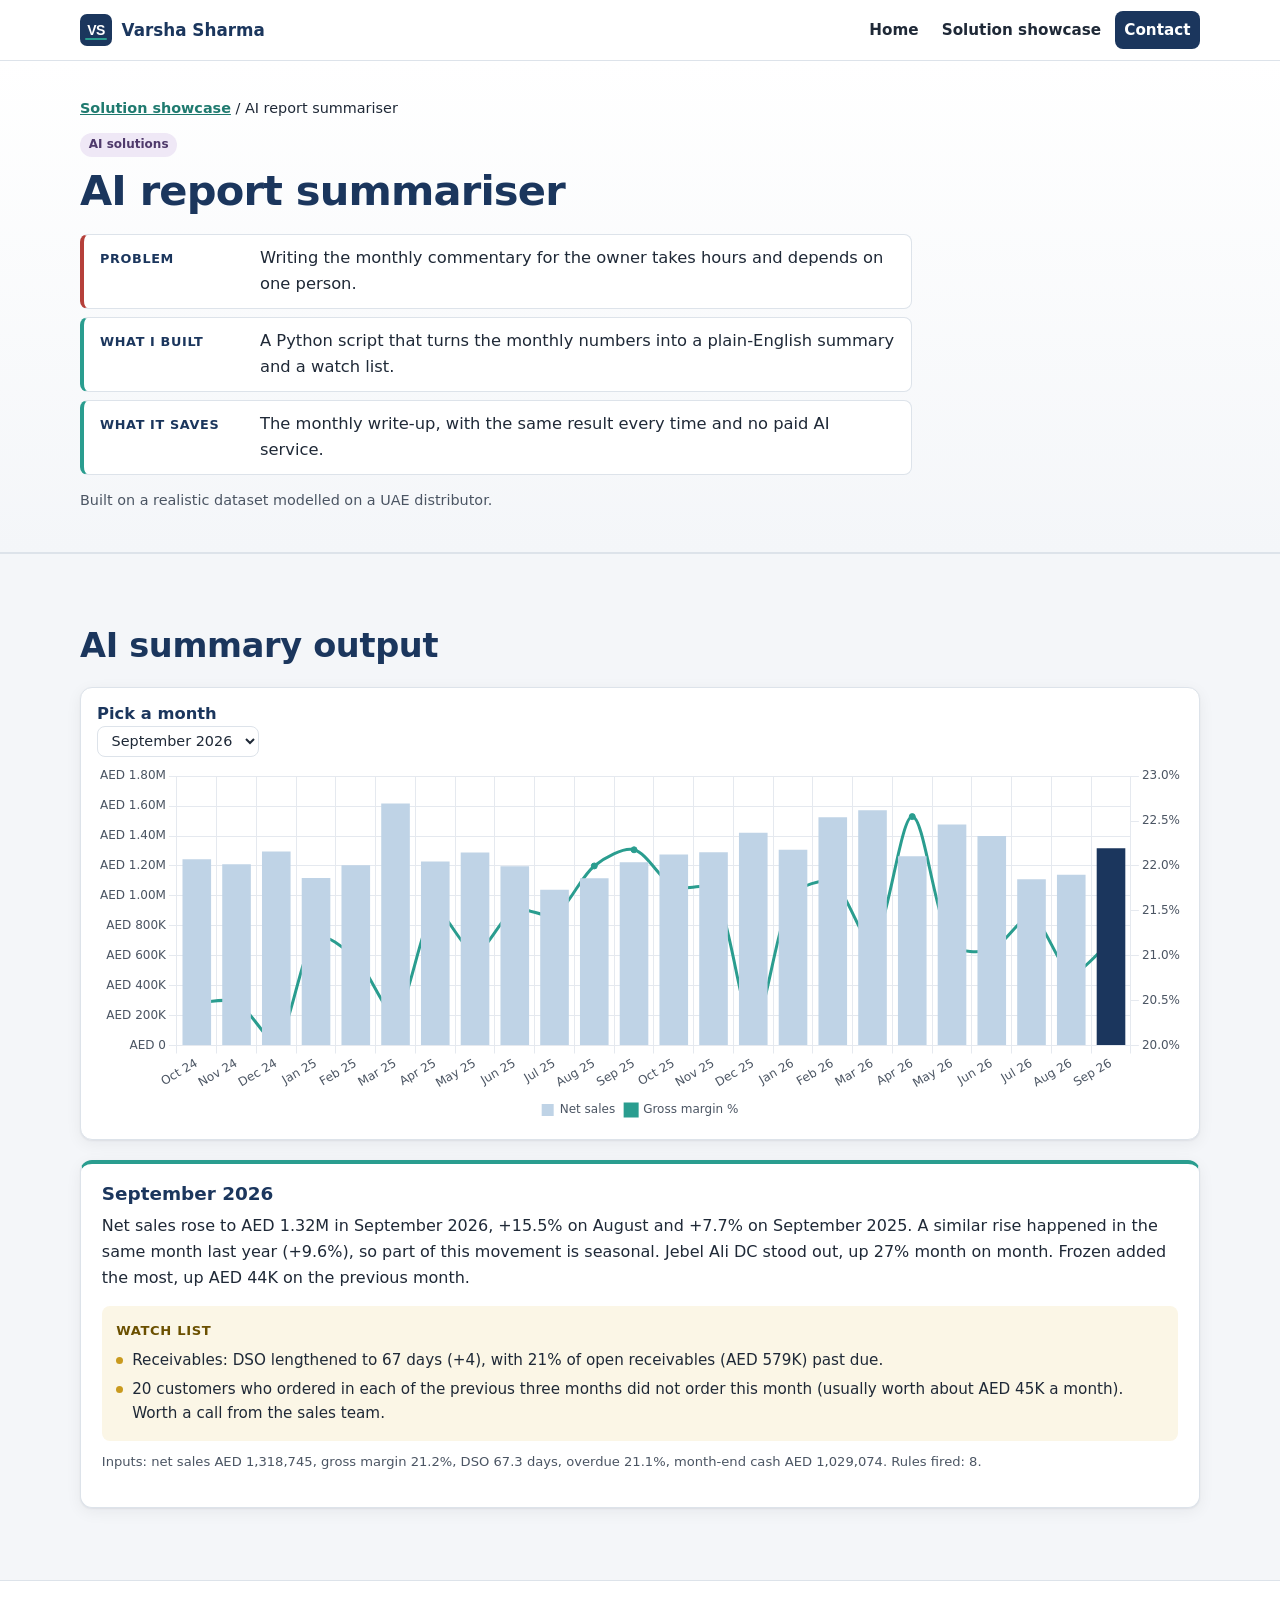
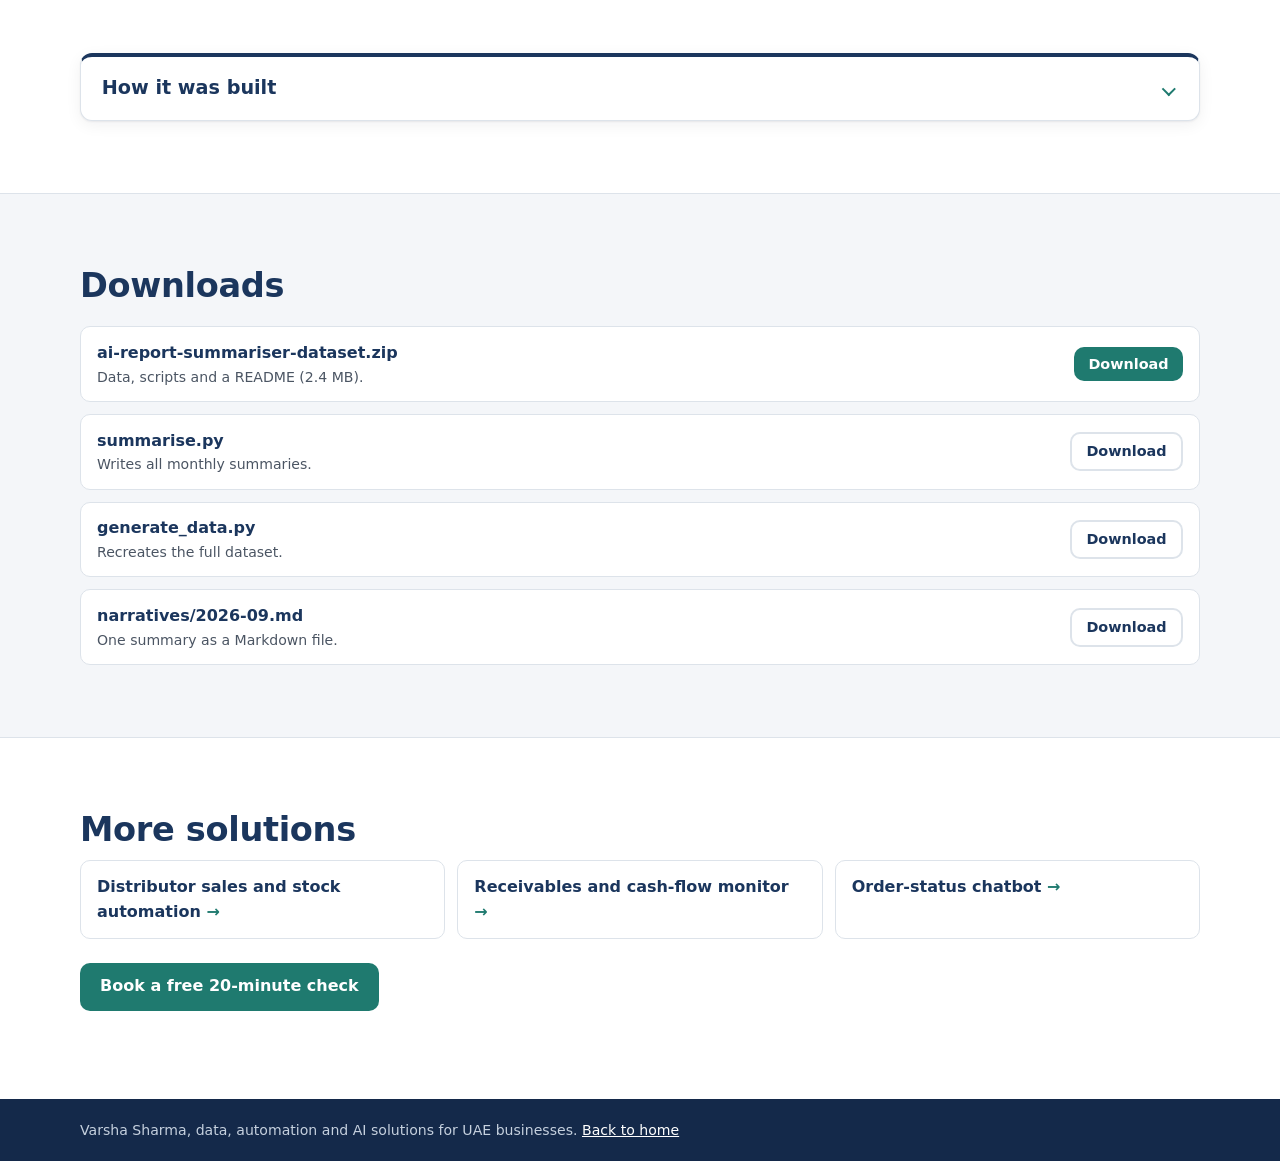
<file: ai-report-summariser/index.html>
<!doctype html>
<html lang="en">
<head>
<meta charset="utf-8">
<meta name="viewport" content="width=device-width, initial-scale=1">
<title>AI report summariser | Solution showcase | Varsha Sharma</title>
<meta name="description" content="Solution showcase: a Python script that writes plain-English monthly business summaries from the numbers using rules and templates, with no paid AI APIs.">
<meta name="theme-color" content="#1B365D">
<link rel="canonical" href="https://itsvarsha.github.io/ai-report-summariser/">
<meta property="og:type" content="article">
<meta property="og:site_name" content="Varsha Sharma">
<meta property="og:title" content="AI report summariser | Solution showcase">
<meta property="og:description" content="Solution showcase: a Python script that writes plain-English monthly business summaries from the numbers using rules and templates, with no paid AI APIs.">
<meta property="og:url" content="https://itsvarsha.github.io/ai-report-summariser/">
<meta property="og:image" content="https://itsvarsha.github.io/assets/og-image.jpg">
<link rel="icon" href="../assets/favicon.svg" type="image/svg+xml">
<link rel="stylesheet" href="../styles.css">
</head>
<body>
<a class="skip" href="#main">Skip to content</a>
<header class="site-header">
  <div class="wrap bar">
    <a class="brand" href="../index.html" aria-label="Varsha Sharma, home">
      <img src="../assets/favicon.svg" alt="" width="32" height="32">
      <span>Varsha Sharma</span>
    </a>
    <nav aria-label="Main">
      <ul>
        <li><a href="../index.html">Home</a></li>
        <li><a href="../index.html#projects">Solution showcase</a></li>
        <li><a class="nav-cta" href="../index.html#contact">Contact</a></li>
      </ul>
    </nav>
  </div>
</header>
<main id="main">
<section class="page-hero"><div class="wrap">
<p class="crumbs"><a href="../index.html#projects">Solution showcase</a> / AI report summariser</p>
<div class="pillars"><span class="pillar p-ai">AI solutions</span></div>
<h1>AI report summariser</h1>
<dl class="summary"><div><dt>Problem</dt><dd>Writing the monthly commentary for the owner takes hours and depends on one person.</dd></div><div><dt>What I built</dt><dd>A Python script that turns the monthly numbers into a plain-English summary and a watch list.</dd></div><div><dt>What it saves</dt><dd>The monthly write-up, with the same result every time and no paid AI service.</dd></div></dl><p class="neutral-note">Built on a realistic dataset modelled on a UAE distributor.</p>
</div></section>

<section class="section alt" aria-labelledby="try-title"><div class="wrap stack">
<h2 id="try-title">AI summary output</h2>
<div class="chart-card"><h3>Pick a month</h3><p class="sub">
<select class="inline" id="month-select" aria-label="Choose a month to summarise"></select></p>
<div class="chart-box tall"><canvas id="c-trend" role="img" aria-label="Monthly net sales and gross margin chart"></canvas></div></div>
<div class="narr" id="narr-out" aria-live="polite"></div>
</div></section>
<section class="section" aria-label="How it was built"><div class="wrap"><details class="how"><summary>How it was built</summary><div class="how-body stack"><h3>The problem in detail</h3>
<div class="prose"><p>Every month someone spends hours reading the dashboard and writing a short commentary for the owner: what went up, what went down, and what needs attention. It is useful, but it is slow, it depends on one person, and it is easy to miss something.</p>
<p>The goal: a summary that writes itself from the numbers, is the same every time for the same data, and can be checked line by line, without sending company data to a paid AI service.</p></div>
<h3>How the logic works</h3>
<div class="prose"><ol>
<li><strong>Compute the facts.</strong> For each month: net sales, gross margin, sales by category, branch and customer, receivables, DSO, overdue share and month-end cash.</li>
<li><strong>Run the rules.</strong> 8 rules each look for one kind of change (headline sales, seasonality, category drivers, margin, branch outliers, lost regular customers and big customer swings, receivables and DSO, cash). A rule only fires if the change passes a threshold, for example a margin move of at least 0.3 points or a category change above AED 15,000. On average 7.1 rules fire per month.</li>
<li><strong>Rank by importance.</strong> Every candidate sentence carries a materiality score in AED. The headline is always kept; then the four most material points are chosen.</li>
<li><strong>Fill the templates.</strong> Wording follows the numbers: within 1% is "broadly flat", above is "rose", below is "fell". A seasonal note is added when the same month last year moved the same way, so a normal Ramadan or summer swing is not reported as a problem.</li>
<li><strong>Split facts from actions.</strong> Explanations go in the main paragraph; customer, receivables and cash points go into a watch list.</li>
</ol>
<p>Because it is rules and templates, the same data always gives the same text, and every sentence can be traced back to a number. Months summarised: 12 (October 2025 to September 2026; the first year of data provides the comparisons). Every summary is generated by <code>summarise.py</code>; nothing was edited by hand.</p></div>
<div class="callout"><p><strong>Adding an LLM, only with client approval.</strong> A language model can make the wording more natural. If a client wants this, only the computed figures (no customer names, or pseudonymised names) would be sent to a model running under the client's own agreement, such as Azure OpenAI in their Microsoft tenant. The rules stay the source of truth, a check confirms that every number in the AI text matches the inputs, and the rules-only version remains the fallback. No data goes to an AI service without written approval.</p></div>
<h3>The data</h3>
<p>Five tables covering 24 months: sales lines, invoices with payment dates, bank movements, and the product and customer masters.</p>
<div class="table-wrap"><table class="data"><thead><tr><th scope="col">Table</th><th scope="col" class="num">Rows</th><th scope="col">Contents and columns</th></tr></thead><tbody><tr><td><code>products.csv</code></td><td class="num">291</td><td>Item master: 8 categories, invented brands, list price, cost and supplier lead time.<br><span style="color:var(--muted);font-size:.82rem">sku, product_name, brand, category, unit_price, unit_cost, lead_time_days</span></td></tr><tr><td><code>customers.csv</code></td><td class="num">450</td><td>Customer master with credit terms and limits.<br><span style="color:var(--muted);font-size:.82rem">customer_id, customer_name, channel, branch, emirate, credit_terms_days, salesperson, credit_limit</span></td></tr><tr><td><code>sales_lines.csv</code></td><td class="num">117,615</td><td>Invoice lines, 1 Oct 2024 to 30 Sep 2026. Credit notes (CN) have negative quantities.<br><span style="color:var(--muted);font-size:.82rem">invoice_no, invoice_date, customer_id, branch, sku, qty, unit_price, discount_pct, net_amount, cost_amount</span></td></tr><tr><td><code>invoices.csv</code></td><td class="num">29,913</td><td>Invoice headers with 5% VAT, due date and payment date (blank if still open).<br><span style="color:var(--muted);font-size:.82rem">invoice_no, invoice_date, customer_id, branch, net_amount, vat_amount, amount_incl_vat, due_date, paid_date, paid_amount</span></td></tr><tr><td><code>bank_transactions.csv</code></td><td class="num">26,322</td><td>Bank movements: customer receipts, supplier payments, payroll, rent, VAT and others.<br><span style="color:var(--muted);font-size:.82rem">txn_id, txn_date, category, customer_id, reference, amount</span></td></tr><tr><td><strong>Total</strong></td><td class="num"><strong>174,591</strong></td><td>Generated by <code>generate_data.py</code> with a fixed seed (20261001), 24 months.</td></tr></tbody></table></div>
<h3>How it would work in your business</h3>
<div class="two-col">
<div class="card"><h4>Tools</h4><ul class="list"><li>Python (open source) or Power BI measures for the facts and rules</li><li>Power Automate to run after the monthly refresh and send the summary by email or Teams</li><li>Optional: Power BI smart narrative visual, or Copilot where the client's licences include it</li><li>Optional, with written approval: an LLM in the client's own Azure tenant to polish wording</li></ul></div>
<div class="card"><h4>What you provide</h4><ul class="list"><li>An agreed list of KPIs and thresholds that matter to management</li><li>Access to the reporting model or the same exports used for the dashboard</li><li>Feedback on two or three draft summaries to tune the wording</li><li>A decision on whether an LLM may be used, and under which agreement</li></ul></div>
</div>
<div class="callout"><p><strong>Indicative effort:</strong> about 1 to 2 weeks once the reporting model exists, longer if the KPIs still need defining. The scope and a fixed price are confirmed after the paid reporting diagnostic. Nothing on this page is a client result.</p></div></div></details></div></section>
<section class="section alt" aria-labelledby="dl-title"><div class="wrap stack">
<h2 id="dl-title">Downloads</h2>
<div class="dl-list"><div class="dl-item"><div><div class="dl-name">ai-report-summariser-dataset.zip</div><div class="dl-desc">Data, scripts and a README (2.4 MB).</div></div><a class="btn btn-primary" href="downloads/ai-report-summariser-dataset.zip" download>Download</a></div><div class="dl-item"><div><div class="dl-name">summarise.py</div><div class="dl-desc">Writes all monthly summaries.</div></div><a class="btn btn-ghost" href="scripts/summarise.py" download>Download</a></div><div class="dl-item"><div><div class="dl-name">generate_data.py</div><div class="dl-desc">Recreates the full dataset.</div></div><a class="btn btn-ghost" href="../shared/generate_data.py" download>Download</a></div><div class="dl-item"><div><div class="dl-name">narratives/2026-09.md</div><div class="dl-desc">One summary as a Markdown file.</div></div><a class="btn btn-ghost" href="narratives/2026-09.md" download>Download</a></div></div>
</div></section>
<section class="section" aria-labelledby="more-title"><div class="wrap">
<h2 id="more-title">More solutions</h2>
<div class="other-projects"><a href="../distributor-sales-stock-automation/index.html">Distributor sales and stock automation <span aria-hidden="true">&rarr;</span></a><a href="../receivables-cashflow-monitor/index.html">Receivables and cash-flow monitor <span aria-hidden="true">&rarr;</span></a><a href="../order-status-chatbot/index.html">Order-status chatbot <span aria-hidden="true">&rarr;</span></a></div>
<p style="margin-top:1.5rem"><a class="btn btn-primary" href="../index.html#contact">Book a free 20-minute check</a></p>
</div></section>
</main>
<footer class="site-footer">
  <div class="wrap foot">
    <p>Varsha Sharma, data, automation and AI solutions for UAE businesses. <a href="../index.html" style="color:#fff">Back to home</a></p>
  </div>
</footer>
<script src="../assets/vendor/chart.umd.min.js"></script>
<script src="../assets/js/charts-common.js"></script>
<script src="data.js"></script><script src="app.js"></script>
</body>
</html>
</file>
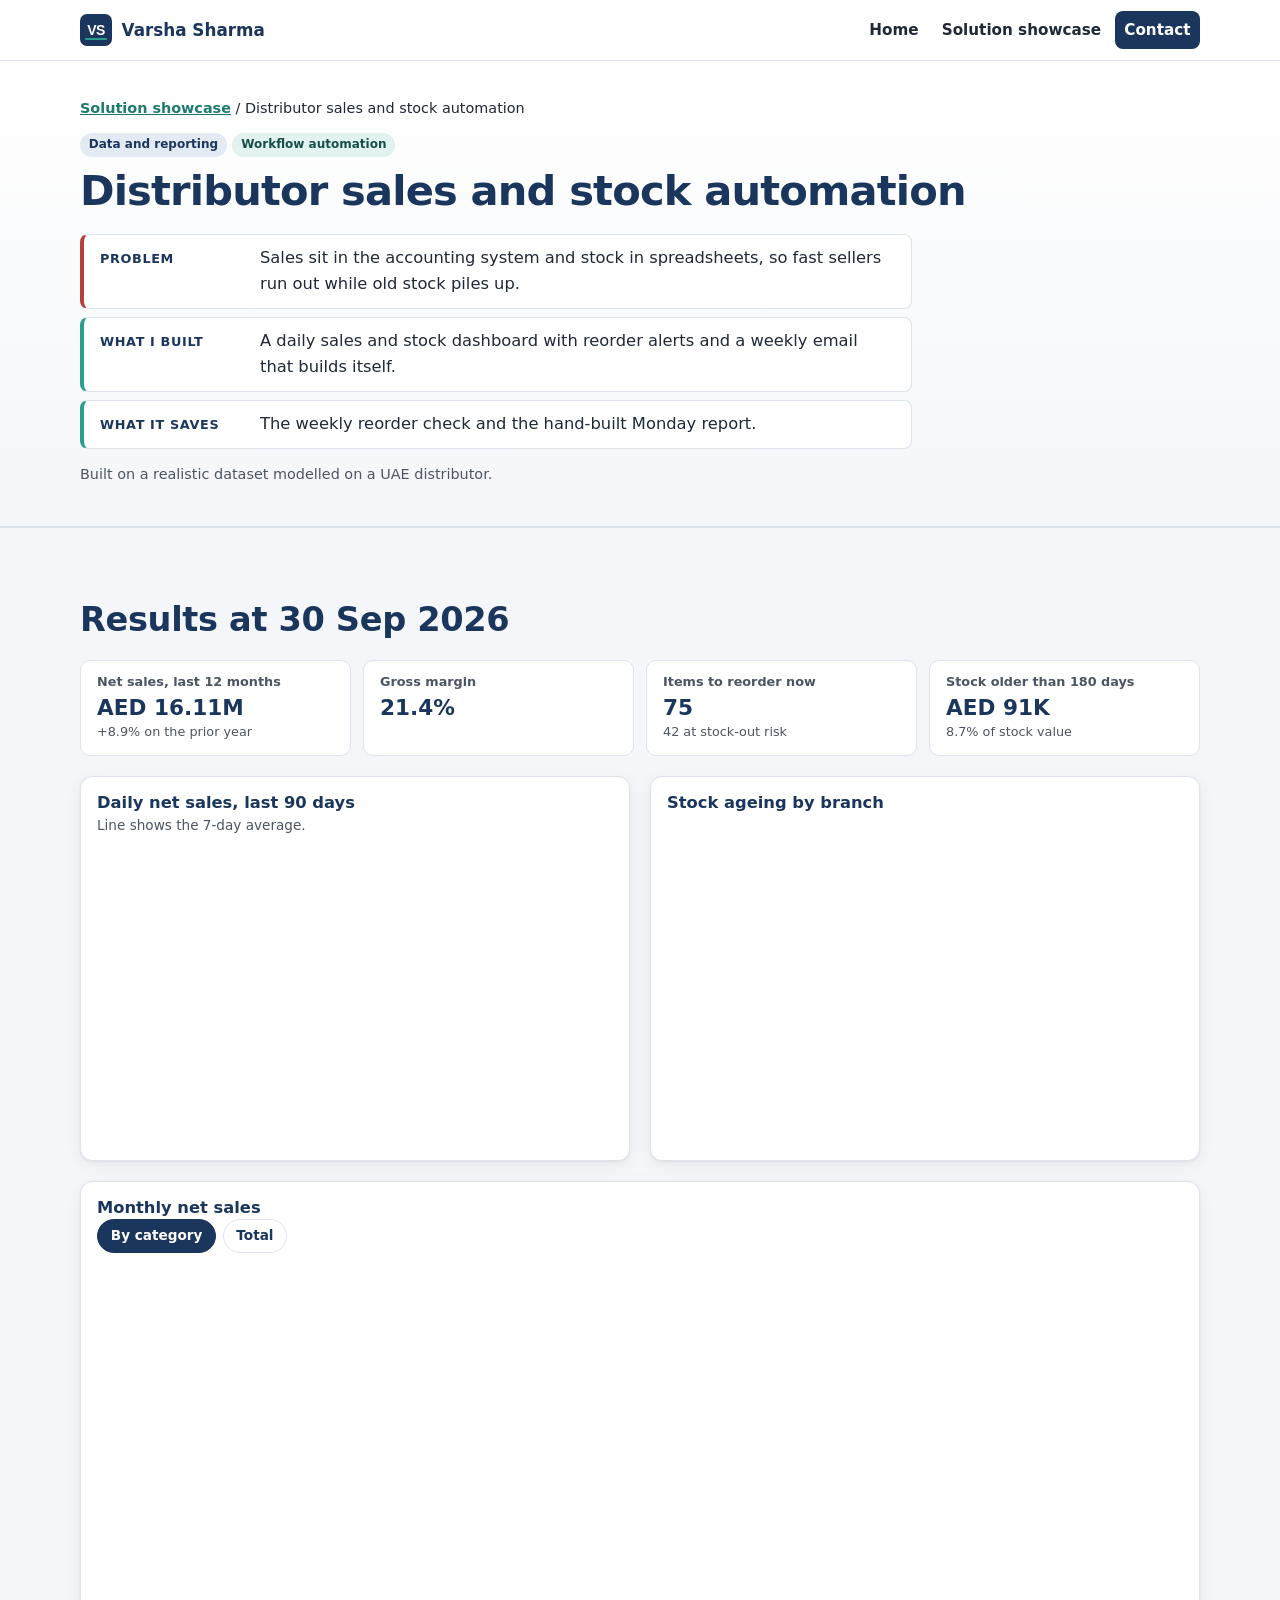
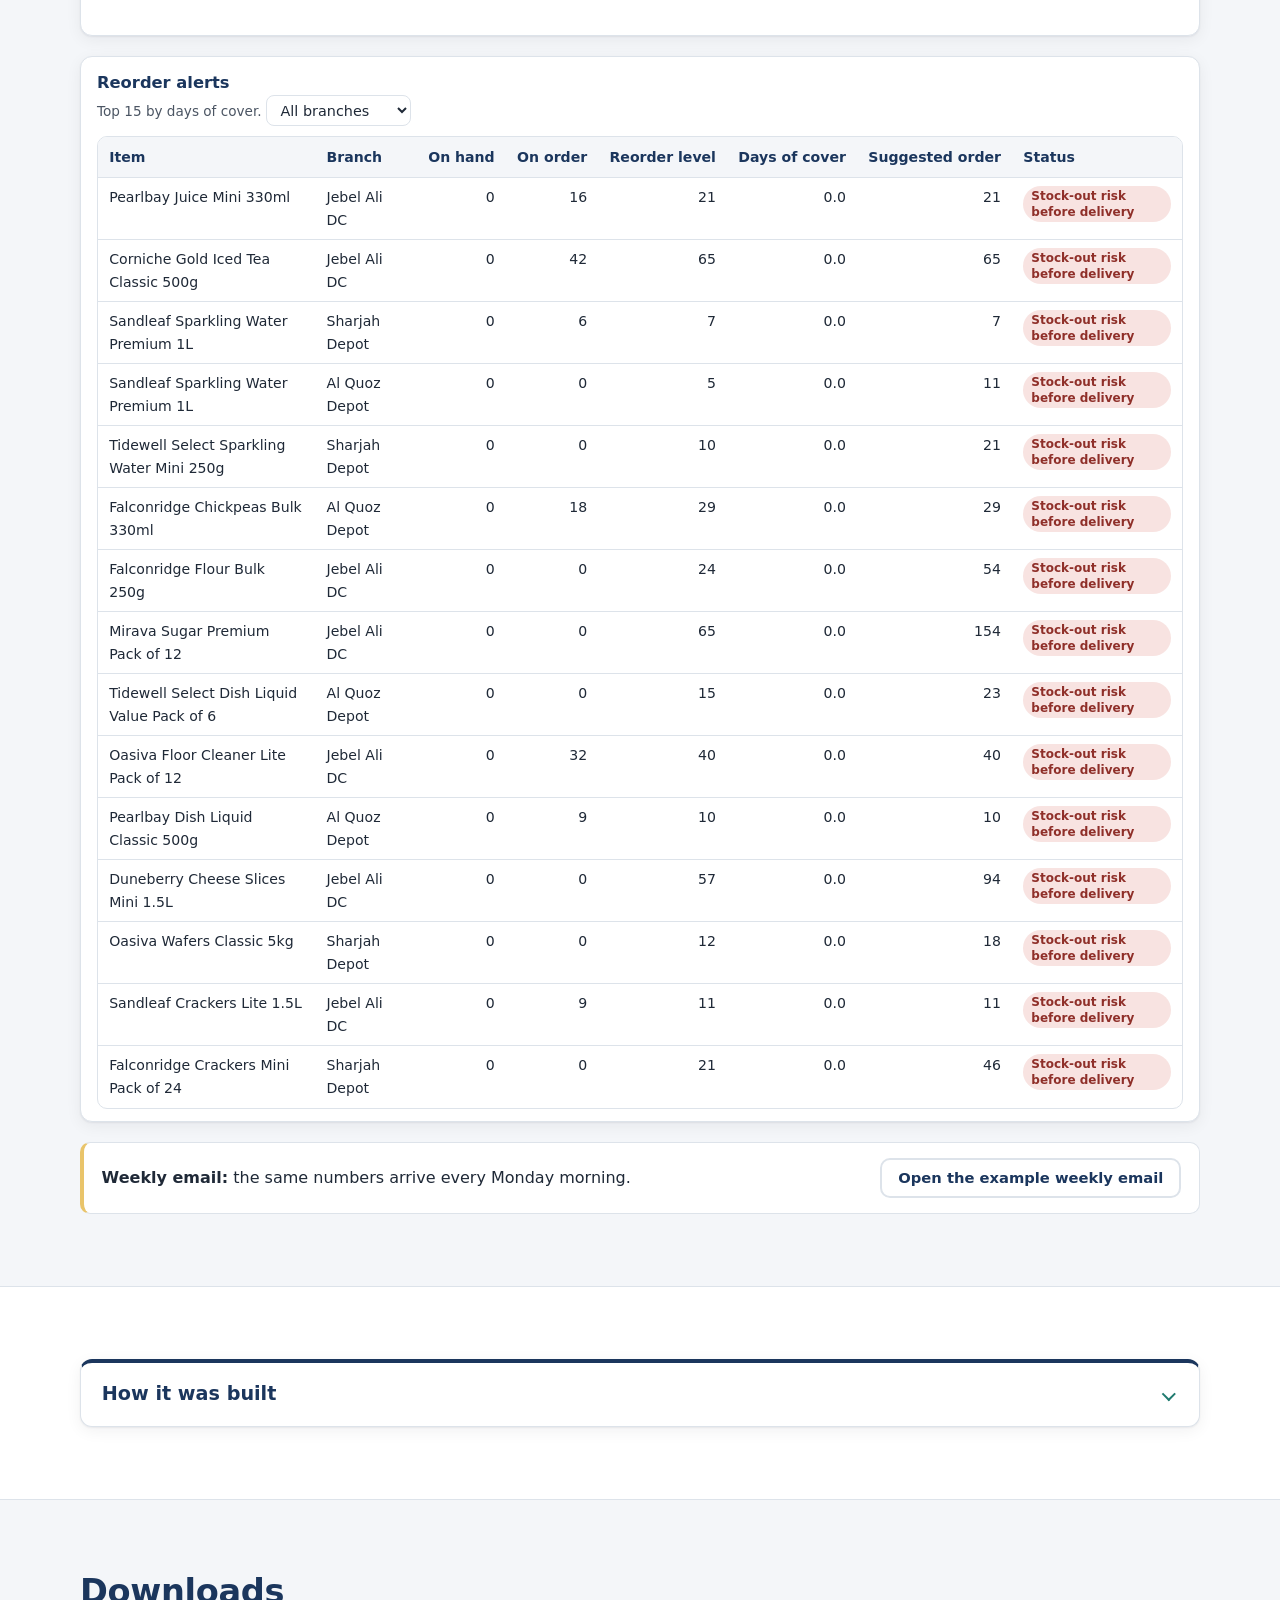
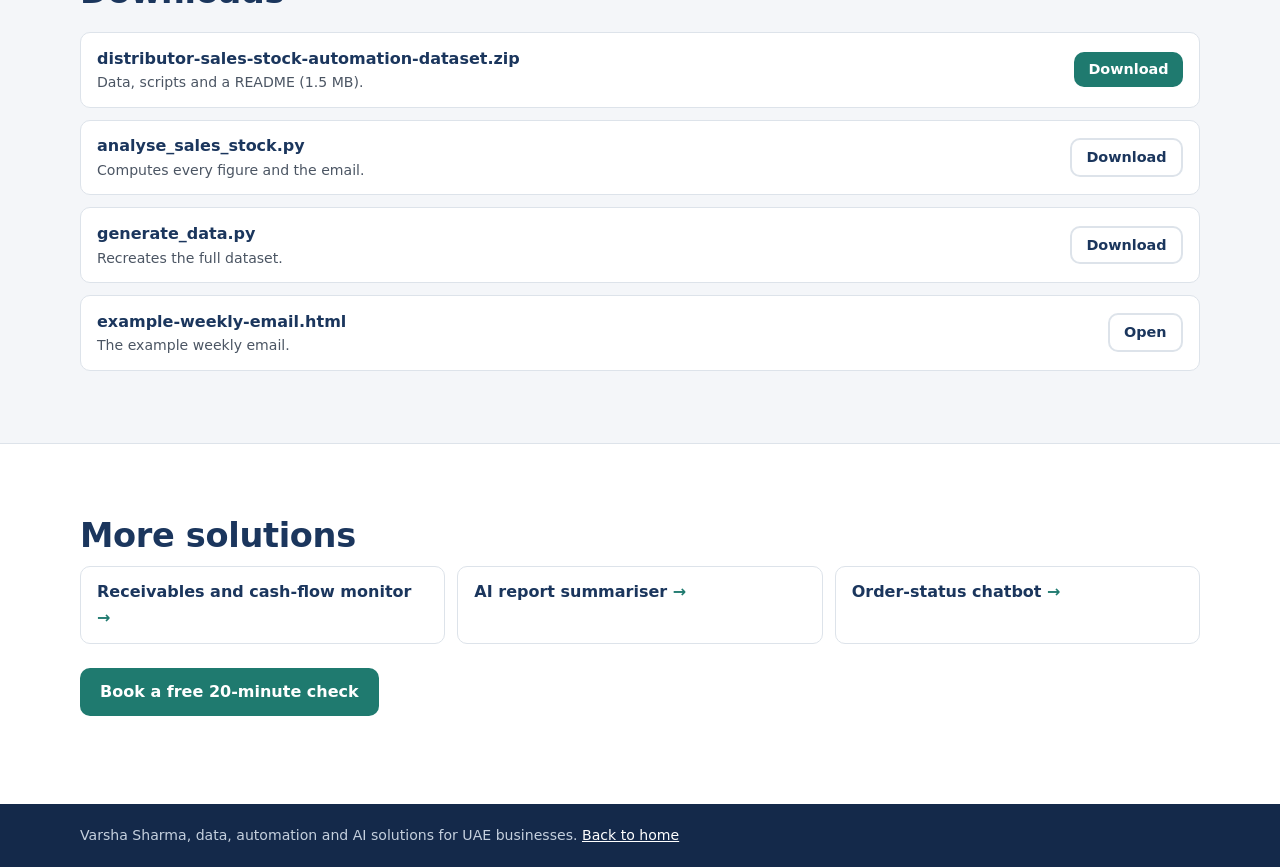
<file: distributor-sales-stock-automation/index.html>
<!doctype html>
<html lang="en">
<head>
<meta charset="utf-8">
<meta name="viewport" content="width=device-width, initial-scale=1">
<title>Distributor sales and stock automation | Solution showcase | Varsha Sharma</title>
<meta name="description" content="Solution showcase: daily sales, stock ageing and reorder alerts for a distributor, plus an automated weekly email report via Power Automate.">
<meta name="theme-color" content="#1B365D">
<link rel="canonical" href="https://itsvarsha.github.io/distributor-sales-stock-automation/">
<meta property="og:type" content="article">
<meta property="og:site_name" content="Varsha Sharma">
<meta property="og:title" content="Distributor sales and stock automation | Solution showcase">
<meta property="og:description" content="Solution showcase: daily sales, stock ageing and reorder alerts for a distributor, plus an automated weekly email report via Power Automate.">
<meta property="og:url" content="https://itsvarsha.github.io/distributor-sales-stock-automation/">
<meta property="og:image" content="https://itsvarsha.github.io/assets/og-image.jpg">
<link rel="icon" href="../assets/favicon.svg" type="image/svg+xml">
<link rel="stylesheet" href="../styles.css">
</head>
<body>
<a class="skip" href="#main">Skip to content</a>
<header class="site-header">
  <div class="wrap bar">
    <a class="brand" href="../index.html" aria-label="Varsha Sharma, home">
      <img src="../assets/favicon.svg" alt="" width="32" height="32">
      <span>Varsha Sharma</span>
    </a>
    <nav aria-label="Main">
      <ul>
        <li><a href="../index.html">Home</a></li>
        <li><a href="../index.html#projects">Solution showcase</a></li>
        <li><a class="nav-cta" href="../index.html#contact">Contact</a></li>
      </ul>
    </nav>
  </div>
</header>
<main id="main">
<section class="page-hero"><div class="wrap">
<p class="crumbs"><a href="../index.html#projects">Solution showcase</a> / Distributor sales and stock automation</p>
<div class="pillars"><span class="pillar p-data">Data and reporting</span><span class="pillar p-flow">Workflow automation</span></div>
<h1>Distributor sales and stock automation</h1>
<dl class="summary"><div><dt>Problem</dt><dd>Sales sit in the accounting system and stock in spreadsheets, so fast sellers run out while old stock piles up.</dd></div><div><dt>What I built</dt><dd>A daily sales and stock dashboard with reorder alerts and a weekly email that builds itself.</dd></div><div><dt>What it saves</dt><dd>The weekly reorder check and the hand-built Monday report.</dd></div></dl><p class="neutral-note">Built on a realistic dataset modelled on a UAE distributor.</p>
</div></section>

<section class="section alt" aria-labelledby="r-title"><div class="wrap stack">
<h2 id="r-title">Results at 30 Sep 2026</h2>
<div class="kpis"><div class="kpi"><div class="k-label">Net sales, last 12 months</div><div class="k-value">AED 16.11M</div><div class="k-note">+8.9% on the prior year</div></div><div class="kpi"><div class="k-label">Gross margin</div><div class="k-value">21.4%</div></div><div class="kpi"><div class="k-label">Items to reorder now</div><div class="k-value">75</div><div class="k-note">42 at stock-out risk</div></div><div class="kpi"><div class="k-label">Stock older than 180 days</div><div class="k-value">AED 91K</div><div class="k-note">8.7% of stock value</div></div></div>
<div class="chart-grid two">
<div class="chart-card"><h3>Daily net sales, last 90 days</h3><p class="sub">Line shows the 7-day average.</p><div class="chart-box"><canvas id="c-daily" role="img" aria-label="Daily net sales, last 90 days chart"></canvas></div></div>
<div class="chart-card"><h3>Stock ageing by branch</h3><div class="chart-box"><canvas id="c-ageing" role="img" aria-label="Stock ageing by branch chart"></canvas></div></div>
</div>
<div class="chart-card"><h3>Monthly net sales</h3><div class="chart-controls seg" id="seg-monthly" role="group" aria-label="Chart view"><button type="button" data-value="cat" aria-pressed="true">By category</button><button type="button" data-value="total" aria-pressed="false">Total</button></div><div class="chart-box tall"><canvas id="c-monthly" role="img" aria-label="Monthly net sales chart"></canvas></div></div>
<div class="chart-card"><h3>Reorder alerts</h3><p class="sub">Top 15 by days of cover.
<select class="inline" id="alert-branch" aria-label="Filter reorder alerts by branch"><option value="all">All branches</option><option>Jebel Ali DC</option><option>Al Quoz Depot</option><option>Sharjah Depot</option></select></p>
<div class="table-wrap" id="t-alerts"></div></div>
<div class="email-cta"><p><strong>Weekly email:</strong> the same numbers arrive every Monday morning.</p><a class="btn btn-ghost" href="example-weekly-email.html" target="_blank" rel="noopener">Open the example weekly email</a></div>
</div></section>
<section class="section" aria-label="How it was built"><div class="wrap"><details class="how"><summary>How it was built</summary><div class="how-body stack"><h3>The problem in detail</h3>
<div class="prose"><p>A distributor with three depots sells around 290 items to about 450 shops, restaurants and hotels. Sales come out of the accounting system, stock is checked in spreadsheets, and the buyer reorders once a week from memory and a printout. By the time someone notices that a fast seller is short, it is already out of stock in one depot, while slow items sit on the shelf for months.</p>
<p>Management wants three things: daily sales they can trust, an early warning when items need ordering, and a clear view of old stock. And they want a short summary in their inbox every Monday without anyone building it by hand.</p></div>
<h3>The data</h3>
<p>Seven tables covering 24 months; the full dataset used across the showcase has 192,043 rows.</p>
<div class="table-wrap"><table class="data"><thead><tr><th scope="col">Table</th><th scope="col" class="num">Rows</th><th scope="col">Contents and columns</th></tr></thead><tbody><tr><td><code>products.csv</code></td><td class="num">291</td><td>Item master: 8 categories, invented brands, list price, cost and supplier lead time.<br><span style="color:var(--muted);font-size:.82rem">sku, product_name, brand, category, unit_price, unit_cost, lead_time_days</span></td></tr><tr><td><code>customers.csv</code></td><td class="num">450</td><td>Customer master with credit terms and limits.<br><span style="color:var(--muted);font-size:.82rem">customer_id, customer_name, channel, branch, emirate, credit_terms_days, salesperson, credit_limit</span></td></tr><tr><td><code>sales_lines.csv</code></td><td class="num">117,615</td><td>Invoice lines, 1 Oct 2024 to 30 Sep 2026. Credit notes (CN) have negative quantities.<br><span style="color:var(--muted);font-size:.82rem">invoice_no, invoice_date, customer_id, branch, sku, qty, unit_price, discount_pct, net_amount, cost_amount</span></td></tr><tr><td><code>purchase_receipts.csv</code></td><td class="num">12,210</td><td>Goods received from suppliers, created by the reorder simulation.<br><span style="color:var(--muted);font-size:.82rem">receipt_id, receipt_date, branch, sku, qty, unit_cost, amount</span></td></tr><tr><td><code>stock_lots_snapshot.csv</code></td><td class="num">1,171</td><td>Stock on hand at 30 Sep 2026 by receipt lot (first in, first out), used for ageing.<br><span style="color:var(--muted);font-size:.82rem">branch, sku, receipt_date, qty_on_hand, unit_cost</span></td></tr><tr><td><code>reorder_settings.csv</code></td><td class="num">847</td><td>Reorder level (lead time plus two weeks of demand) and order quantity.<br><span style="color:var(--muted);font-size:.82rem">sku, branch, reorder_level, reorder_qty</span></td></tr><tr><td><code>open_purchase_orders.csv</code></td><td class="num">276</td><td>Supplier orders not yet received at the snapshot date.<br><span style="color:var(--muted);font-size:.82rem">po_id, branch, sku, qty_on_order, expected_date</span></td></tr><tr><td><strong>Total</strong></td><td class="num"><strong>132,860</strong></td><td>Generated by <code>generate_data.py</code> with a fixed seed (20261001), 24 months.</td></tr></tbody></table></div>
<h3>Approach</h3>
<div class="prose"><ol>
<li><strong>Land the exports.</strong> Daily exports (sales lines, stock on hand, open purchase orders) are saved to a SharePoint folder, either scheduled from the accounting system or by a Power Automate flow.</li>
<li><strong>Clean and model.</strong> Power Query appends and cleans the files; the model is a simple star schema with sales, stock and purchase facts and item, customer, branch and date dimensions.</li>
<li><strong>Define the rules once.</strong> Days of cover = stock on hand divided by average daily demand over the last 90 days. An item needs ordering when stock on hand plus stock on order is below its reorder level. Stock-out risk = days of cover shorter than the supplier lead time. Stock age comes from receipt-date lots, first in, first out.</li>
<li><strong>Refresh and alert.</strong> The dataset refreshes every morning; the reorder list and the weekly email are generated from the same model, so the numbers always match the dashboard.</li>
</ol>
<p>Here the same rules are written in Python (<code>analyse_sales_stock.py</code>) so that anyone can rerun them; in a client build they become Power BI measures.</p></div>
<h3>Oldest stock (over 180 days)</h3>
<p>106 item and branch lines hold stock older than 180 days; 77 of them sold nothing in the last 90 days.</p>
<div class="table-wrap" id="t-slow"></div>
<h3>How Power Automate sends the weekly email</h3>
<p>The example email is for the week ending Sunday 27 Sep 2026. Week net sales: AED 295K, -7.3% on the previous week.</p>
<ol class="flow">
<li><strong>Recurrence trigger:</strong> every Monday at 7:00 am, UAE time.</li>
<li><strong>Run a query against a dataset</strong> (Power BI connector): pulls last week's KPIs, branch totals, top customers and the reorder list from the published model, so the email always matches the dashboard.</li>
<li><strong>Create HTML table</strong> and <strong>Compose</strong>: places the values into an HTML template like the example.</li>
<li><strong>Send an email (V2)</strong> (Office 365 Outlook) to the management list, and optionally <strong>Post message in a chat or channel</strong> in Microsoft Teams.</li>
<li><strong>Run after failure branch:</strong> if the refresh failed or a query returns nothing, a short alert goes to the report owner instead of a wrong email.</li>
</ol>
<h3>How it would work in your business</h3>
<div class="two-col">
<div class="card"><h4>Tools</h4><ul class="list"><li>Power BI (Pro licences) for the dashboard and scheduled refresh</li><li>Power Query to clean and combine exports</li><li>SharePoint or OneDrive as the landing folder for exports</li><li>Power Automate for the weekly email, Teams posts and failure alerts</li><li>Optional: Python for one-off data checks during the diagnostic</li></ul></div>
<div class="card"><h4>What you provide</h4><ul class="list"><li>Regular exports of sales invoices, item master and stock on hand (by batch or receipt date if available)</li><li>Open purchase orders and any existing reorder levels</li><li>Microsoft 365 with Power BI Pro licences</li><li>A contact who can answer questions for 1 to 2 hours a week</li><li>The list of people who should receive the weekly email</li></ul></div>
</div>
<div class="callout"><p><strong>Indicative effort:</strong> about 2 to 4 weeks of build after the diagnostic, depending on the number of data sources and branches. The scope and a fixed price are confirmed after the paid reporting diagnostic. Nothing on this page is a client result.</p></div></div></details></div></section>
<section class="section alt" aria-labelledby="dl-title"><div class="wrap stack">
<h2 id="dl-title">Downloads</h2>
<div class="dl-list"><div class="dl-item"><div><div class="dl-name">distributor-sales-stock-automation-dataset.zip</div><div class="dl-desc">Data, scripts and a README (1.5 MB).</div></div><a class="btn btn-primary" href="downloads/distributor-sales-stock-automation-dataset.zip" download>Download</a></div><div class="dl-item"><div><div class="dl-name">analyse_sales_stock.py</div><div class="dl-desc">Computes every figure and the email.</div></div><a class="btn btn-ghost" href="scripts/analyse_sales_stock.py" download>Download</a></div><div class="dl-item"><div><div class="dl-name">generate_data.py</div><div class="dl-desc">Recreates the full dataset.</div></div><a class="btn btn-ghost" href="../shared/generate_data.py" download>Download</a></div><div class="dl-item"><div><div class="dl-name">example-weekly-email.html</div><div class="dl-desc">The example weekly email.</div></div><a class="btn btn-ghost" href="example-weekly-email.html">Open</a></div></div>
</div></section>
<section class="section" aria-labelledby="more-title"><div class="wrap">
<h2 id="more-title">More solutions</h2>
<div class="other-projects"><a href="../receivables-cashflow-monitor/index.html">Receivables and cash-flow monitor <span aria-hidden="true">&rarr;</span></a><a href="../ai-report-summariser/index.html">AI report summariser <span aria-hidden="true">&rarr;</span></a><a href="../order-status-chatbot/index.html">Order-status chatbot <span aria-hidden="true">&rarr;</span></a></div>
<p style="margin-top:1.5rem"><a class="btn btn-primary" href="../index.html#contact">Book a free 20-minute check</a></p>
</div></section>
</main>
<footer class="site-footer">
  <div class="wrap foot">
    <p>Varsha Sharma, data, automation and AI solutions for UAE businesses. <a href="../index.html" style="color:#fff">Back to home</a></p>
  </div>
</footer>
<script src="../assets/vendor/chart.umd.min.js"></script>
<script src="../assets/js/charts-common.js"></script>
<script src="data.js"></script><script src="app.js"></script>
</body>
</html>
</file>
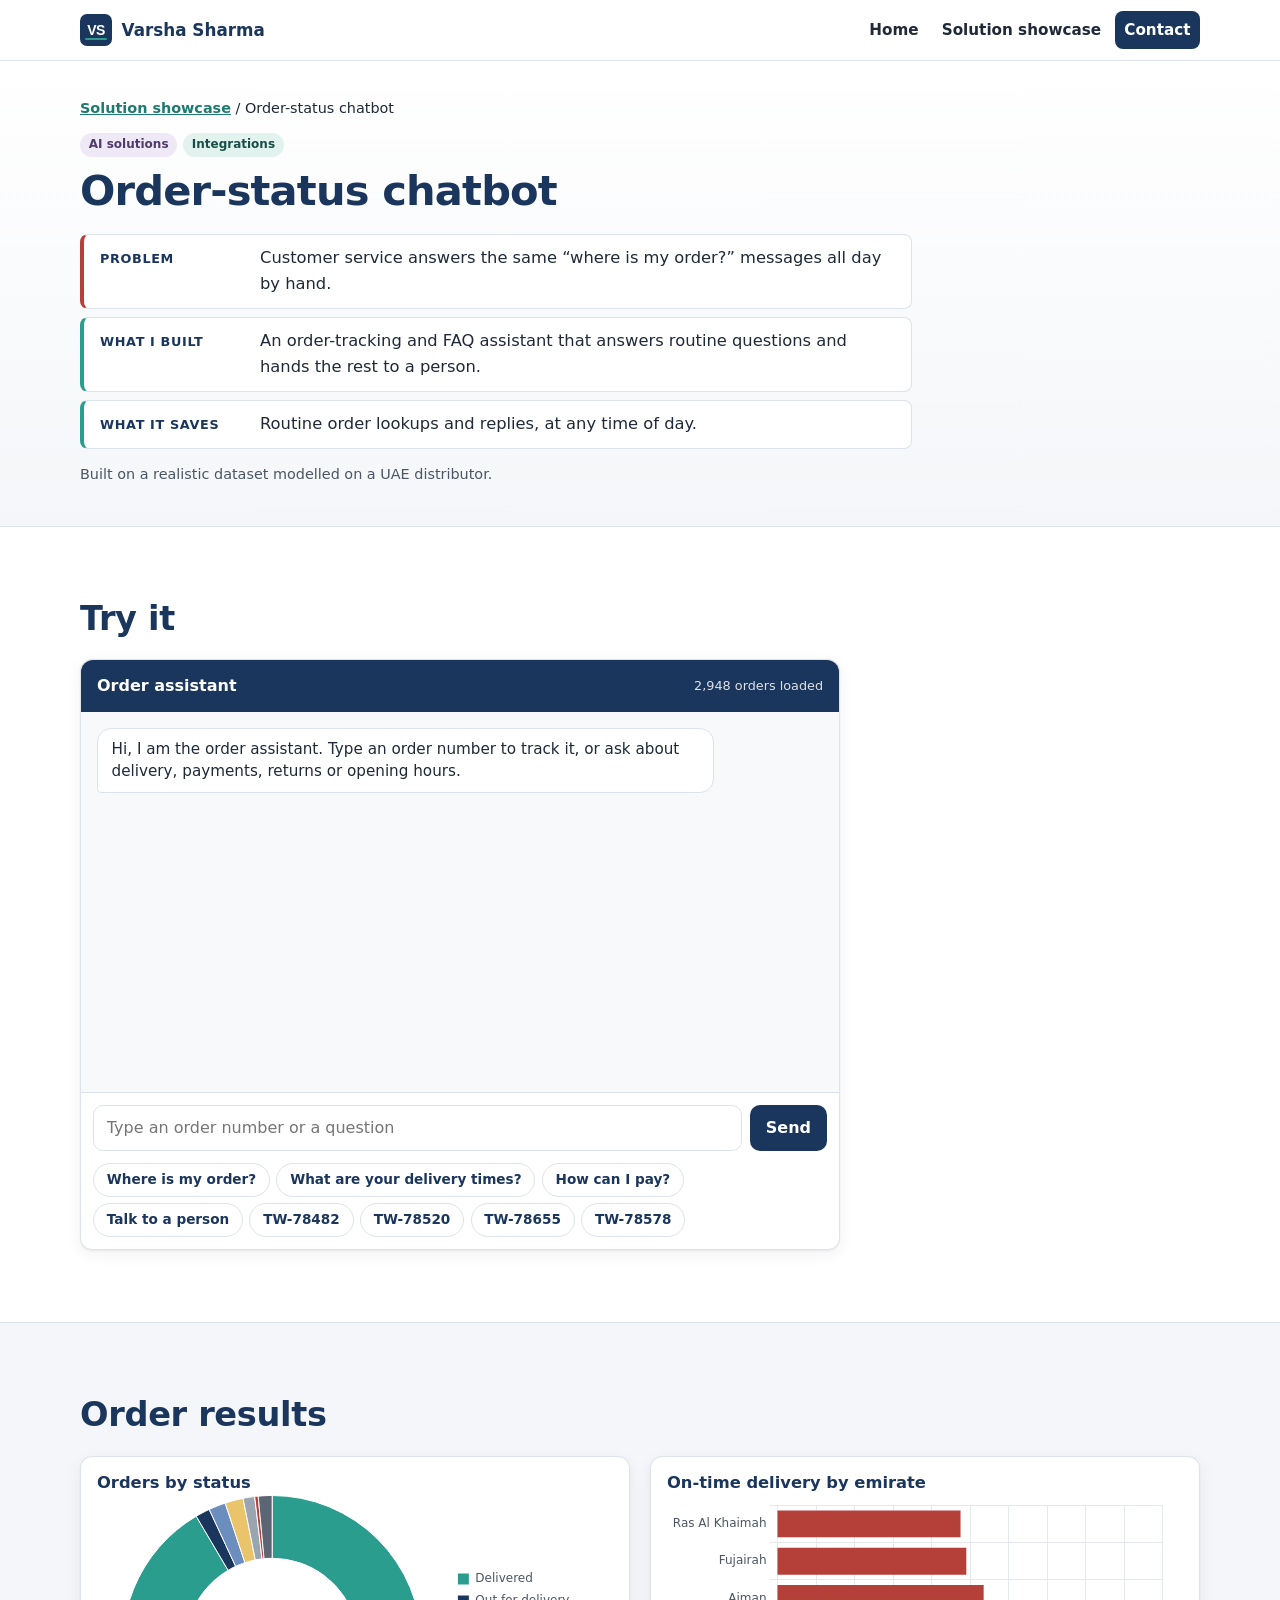
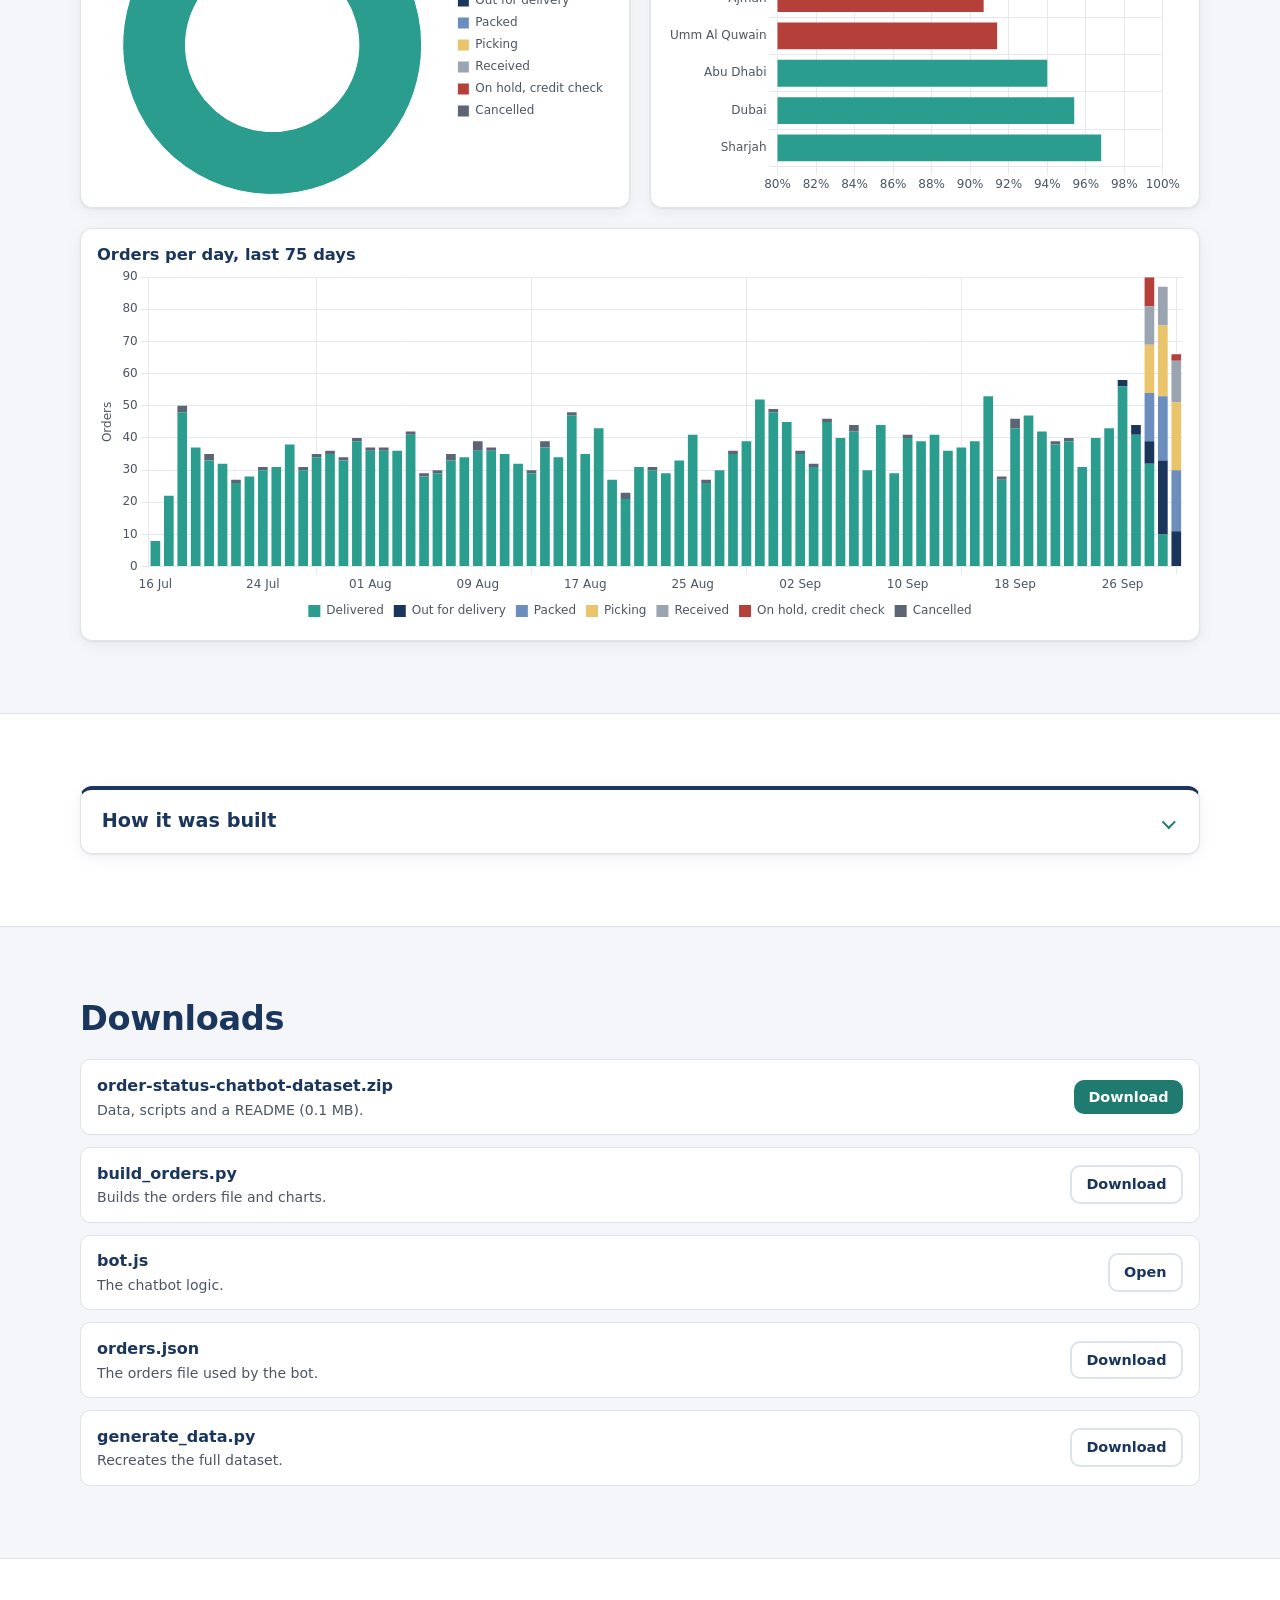
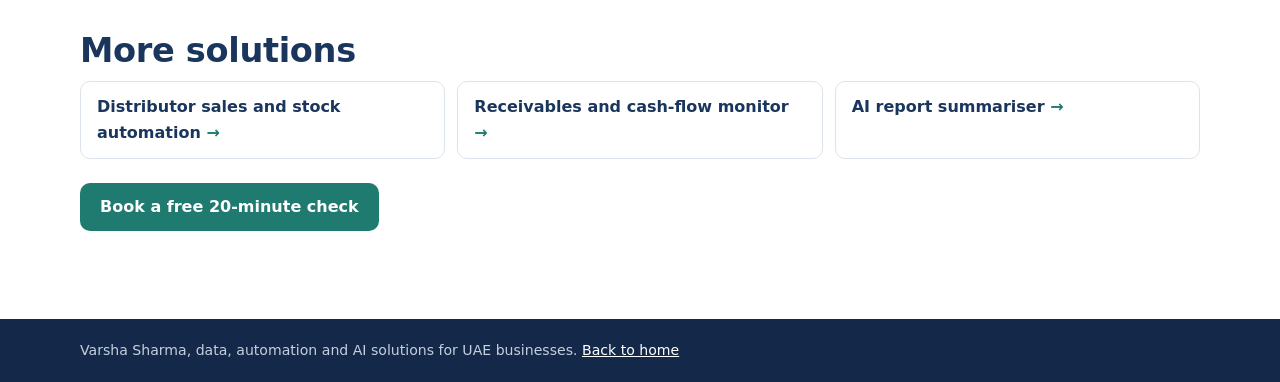
<file: order-status-chatbot/index.html>
<!doctype html>
<html lang="en">
<head>
<meta charset="utf-8">
<meta name="viewport" content="width=device-width, initial-scale=1">
<title>Order-status chatbot | Solution showcase | Varsha Sharma</title>
<meta name="description" content="Solution showcase: a browser-based order-status and FAQ chatbot in plain JavaScript, over a compact orders file.">
<meta name="theme-color" content="#1B365D">
<link rel="canonical" href="https://itsvarsha.github.io/order-status-chatbot/">
<meta property="og:type" content="article">
<meta property="og:site_name" content="Varsha Sharma">
<meta property="og:title" content="Order-status chatbot | Solution showcase">
<meta property="og:description" content="Solution showcase: a browser-based order-status and FAQ chatbot in plain JavaScript, over a compact orders file.">
<meta property="og:url" content="https://itsvarsha.github.io/order-status-chatbot/">
<meta property="og:image" content="https://itsvarsha.github.io/assets/og-image.jpg">
<link rel="icon" href="../assets/favicon.svg" type="image/svg+xml">
<link rel="stylesheet" href="../styles.css">
</head>
<body>
<a class="skip" href="#main">Skip to content</a>
<header class="site-header">
  <div class="wrap bar">
    <a class="brand" href="../index.html" aria-label="Varsha Sharma, home">
      <img src="../assets/favicon.svg" alt="" width="32" height="32">
      <span>Varsha Sharma</span>
    </a>
    <nav aria-label="Main">
      <ul>
        <li><a href="../index.html">Home</a></li>
        <li><a href="../index.html#projects">Solution showcase</a></li>
        <li><a class="nav-cta" href="../index.html#contact">Contact</a></li>
      </ul>
    </nav>
  </div>
</header>
<main id="main">
<section class="page-hero"><div class="wrap">
<p class="crumbs"><a href="../index.html#projects">Solution showcase</a> / Order-status chatbot</p>
<div class="pillars"><span class="pillar p-ai">AI solutions</span><span class="pillar p-flow">Integrations</span></div>
<h1>Order-status chatbot</h1>
<dl class="summary"><div><dt>Problem</dt><dd>Customer service answers the same “where is my order?” messages all day by hand.</dd></div><div><dt>What I built</dt><dd>An order-tracking and FAQ assistant that answers routine questions and hands the rest to a person.</dd></div><div><dt>What it saves</dt><dd>Routine order lookups and replies, at any time of day.</dd></div></dl><p class="neutral-note">Built on a realistic dataset modelled on a UAE distributor.</p>
</div></section>

<section class="section" aria-labelledby="bot-title"><div class="wrap stack">
<h2 id="bot-title">Try it</h2>
<div class="chat">
<div class="chat-head"><strong>Order assistant</strong><span id="bot-status">Loading orders...</span></div>
<div class="chat-log" id="chat-log" aria-live="polite"></div>
<form class="chat-form" id="chat-form" autocomplete="off"><label for="chat-input" class="skip">Message</label><input id="chat-input" type="text" placeholder="Type an order number or a question" maxlength="200"><button type="submit">Send</button></form>
<div class="chat-chips">
<button type="button" class="chip-btn" data-ask="Where is my order?">Where is my order?</button><button type="button" class="chip-btn" data-ask="What are your delivery times?">What are your delivery times?</button><button type="button" class="chip-btn" data-ask="How can I pay?">How can I pay?</button><button type="button" class="chip-btn" data-ask="Talk to a person">Talk to a person</button>
<button type="button" class="chip-btn" data-ask="Where is order TW-78482?" title="Delivered late">TW-78482</button><button type="button" class="chip-btn" data-ask="Where is order TW-78520?" title="Out for delivery">TW-78520</button><button type="button" class="chip-btn" data-ask="Where is order TW-78655?" title="On hold, credit check">TW-78655</button><button type="button" class="chip-btn" data-ask="Where is order TW-78578?" title="Received">TW-78578</button>
</div>
</div>
</div></section>
<section class="section alt" aria-labelledby="r-title"><div class="wrap stack">
<h2 id="r-title">Order results</h2>
<div class="chart-grid two">
<div class="chart-card"><h3>Orders by status</h3><div class="chart-box"><canvas id="c-status" role="img" aria-label="Orders by status chart"></canvas></div></div>
<div class="chart-card"><h3>On-time delivery by emirate</h3><div class="chart-box"><canvas id="c-emirate" role="img" aria-label="On-time delivery by emirate chart"></canvas></div></div>
</div>
<div class="chart-card"><h3>Orders per day, last 75 days</h3><div class="chart-box tall"><canvas id="c-daily" role="img" aria-label="Orders per day, last 75 days chart"></canvas></div></div>
</div></section>
<section class="section" aria-label="How it was built"><div class="wrap"><details class="how"><summary>How it was built</summary><div class="how-body stack"><h3>The problem in detail</h3>
<div class="prose"><p>Customer service spends a large part of the day answering the same messages: "Where is my order?", "When will it arrive?", "How do I pay?". Each one means looking up the order in the system and typing a reply on WhatsApp.</p>
<p>A simple bot can answer the routine questions instantly, any time, and pass anything unusual to a person.</p></div>
<h3>Approach</h3>
<div class="prose"><ol>
<li><strong>Find the order number.</strong> A pattern match picks up "TW-12345", "tw 12345" or a bare five-digit number anywhere in the message.</li>
<li><strong>Look it up and explain the status.</strong> Each status (received, picking, packed, out for delivery, delivered on time or late, on credit hold, cancelled) has its own reply template with the relevant dates.</li>
<li><strong>Answer common questions.</strong> Keyword rules cover delivery times, payments, statements, returns, opening hours, cancellations and hand-over to a person.</li>
<li><strong>Fall back politely.</strong> If nothing matches, the bot lists what it can do instead of guessing.</li>
</ol><p>The bot is about 150 lines of plain JavaScript (<code>bot.js</code>), with no libraries and no data leaving the browser. It runs on 2,948 orders (192 KB); "today" is 30 Sep 2026. Other things to ask: "My item arrived damaged", "Opening hours", "cancel TW-78578", or order TW-78563, TW-78560, TW-78537 and TW-78260.</p>
<p>In a live setup the bot would confirm the customer's account number or registered mobile before showing any order details.</p></div>
<h3>Order metrics</h3>
<div class="kpis"><div class="kpi"><div class="k-label">Orders in the dataset</div><div class="k-value">2,948</div><div class="k-note">333 customers</div></div><div class="kpi"><div class="k-label">Delivered on time</div><div class="k-value">93.6%</div><div class="k-note">of 2,698 delivered orders</div></div><div class="kpi"><div class="k-label">Average order to delivery</div><div class="k-value">1.8 days</div></div><div class="kpi"><div class="k-label">Open orders</div><div class="k-value">206</div><div class="k-note">11 on credit hold</div></div></div>
<p>On-time delivery is lowest in Ras Al Khaimah (89.5%) and highest in Sharjah (96.8%). Recent orders in the daily chart are still in progress.</p>
<h3>The data</h3>
<p>Two tables, compacted into a small <code>orders.json</code> (dates stored as day offsets and customers stored once) so the page loads quickly.</p>
<div class="table-wrap"><table class="data"><thead><tr><th scope="col">Table</th><th scope="col" class="num">Rows</th><th scope="col">Contents and columns</th></tr></thead><tbody><tr><td><code>customers.csv</code></td><td class="num">450</td><td>Customer master with credit terms and limits.<br><span style="color:var(--muted);font-size:.82rem">customer_id, customer_name, channel, branch, emirate, credit_terms_days, salesperson, credit_limit</span></td></tr><tr><td><code>orders.csv</code></td><td class="num">2,948</td><td>Customer orders for the last 75 days plus open orders.<br><span style="color:var(--muted);font-size:.82rem">order_id, order_date, promised_date, delivered_date, status, customer_id, branch, order_value, invoice_no, items</span></td></tr><tr><td><strong>Total</strong></td><td class="num"><strong>3,398</strong></td><td>Generated by <code>generate_data.py</code> with a fixed seed (20261001), 24 months.</td></tr></tbody></table></div>
<h3>How it would work in your business</h3>
<div class="two-col">
<div class="card"><h4>Tools</h4><ul class="list"><li>Website chat widget, or WhatsApp through the WhatsApp Business Platform and an approved provider</li><li>Power Automate or a small API connecting the bot to the order or accounting system</li><li>Optional: Microsoft Copilot Studio, depending on the client's licences</li><li>Power BI to track question types, response times and hand-overs</li></ul></div>
<div class="card"><h4>What you provide</h4><ul class="list"><li>Read access to order status data (an export, a database view or an API)</li><li>Approved answers for FAQs, delivery areas, payment and return policies</li><li>A WhatsApp Business account if WhatsApp is used</li><li>Who should receive hand-overs, and during which hours</li><li>Rules for verifying a customer before order details are shown</li></ul></div>
</div>
<div class="callout"><p><strong>Indicative effort:</strong> about 2 to 3 weeks for a first version with order lookup and FAQs, depending on how orders can be read from the client's system. The scope and a fixed price are confirmed after the paid reporting diagnostic. Nothing on this page is a client result.</p></div></div></details></div></section>
<section class="section alt" aria-labelledby="dl-title"><div class="wrap stack">
<h2 id="dl-title">Downloads</h2>
<div class="dl-list"><div class="dl-item"><div><div class="dl-name">order-status-chatbot-dataset.zip</div><div class="dl-desc">Data, scripts and a README (0.1 MB).</div></div><a class="btn btn-primary" href="downloads/order-status-chatbot-dataset.zip" download>Download</a></div><div class="dl-item"><div><div class="dl-name">build_orders.py</div><div class="dl-desc">Builds the orders file and charts.</div></div><a class="btn btn-ghost" href="scripts/build_orders.py" download>Download</a></div><div class="dl-item"><div><div class="dl-name">bot.js</div><div class="dl-desc">The chatbot logic.</div></div><a class="btn btn-ghost" href="bot.js">Open</a></div><div class="dl-item"><div><div class="dl-name">orders.json</div><div class="dl-desc">The orders file used by the bot.</div></div><a class="btn btn-ghost" href="orders.json" download>Download</a></div><div class="dl-item"><div><div class="dl-name">generate_data.py</div><div class="dl-desc">Recreates the full dataset.</div></div><a class="btn btn-ghost" href="../shared/generate_data.py" download>Download</a></div></div>
</div></section>
<section class="section" aria-labelledby="more-title"><div class="wrap">
<h2 id="more-title">More solutions</h2>
<div class="other-projects"><a href="../distributor-sales-stock-automation/index.html">Distributor sales and stock automation <span aria-hidden="true">&rarr;</span></a><a href="../receivables-cashflow-monitor/index.html">Receivables and cash-flow monitor <span aria-hidden="true">&rarr;</span></a><a href="../ai-report-summariser/index.html">AI report summariser <span aria-hidden="true">&rarr;</span></a></div>
<p style="margin-top:1.5rem"><a class="btn btn-primary" href="../index.html#contact">Book a free 20-minute check</a></p>
</div></section>
</main>
<footer class="site-footer">
  <div class="wrap foot">
    <p>Varsha Sharma, data, automation and AI solutions for UAE businesses. <a href="../index.html" style="color:#fff">Back to home</a></p>
  </div>
</footer>
<script src="../assets/vendor/chart.umd.min.js"></script>
<script src="../assets/js/charts-common.js"></script>
<script src="data.js"></script><script src="app.js"></script><script src="bot.js"></script>
</body>
</html>
</file>
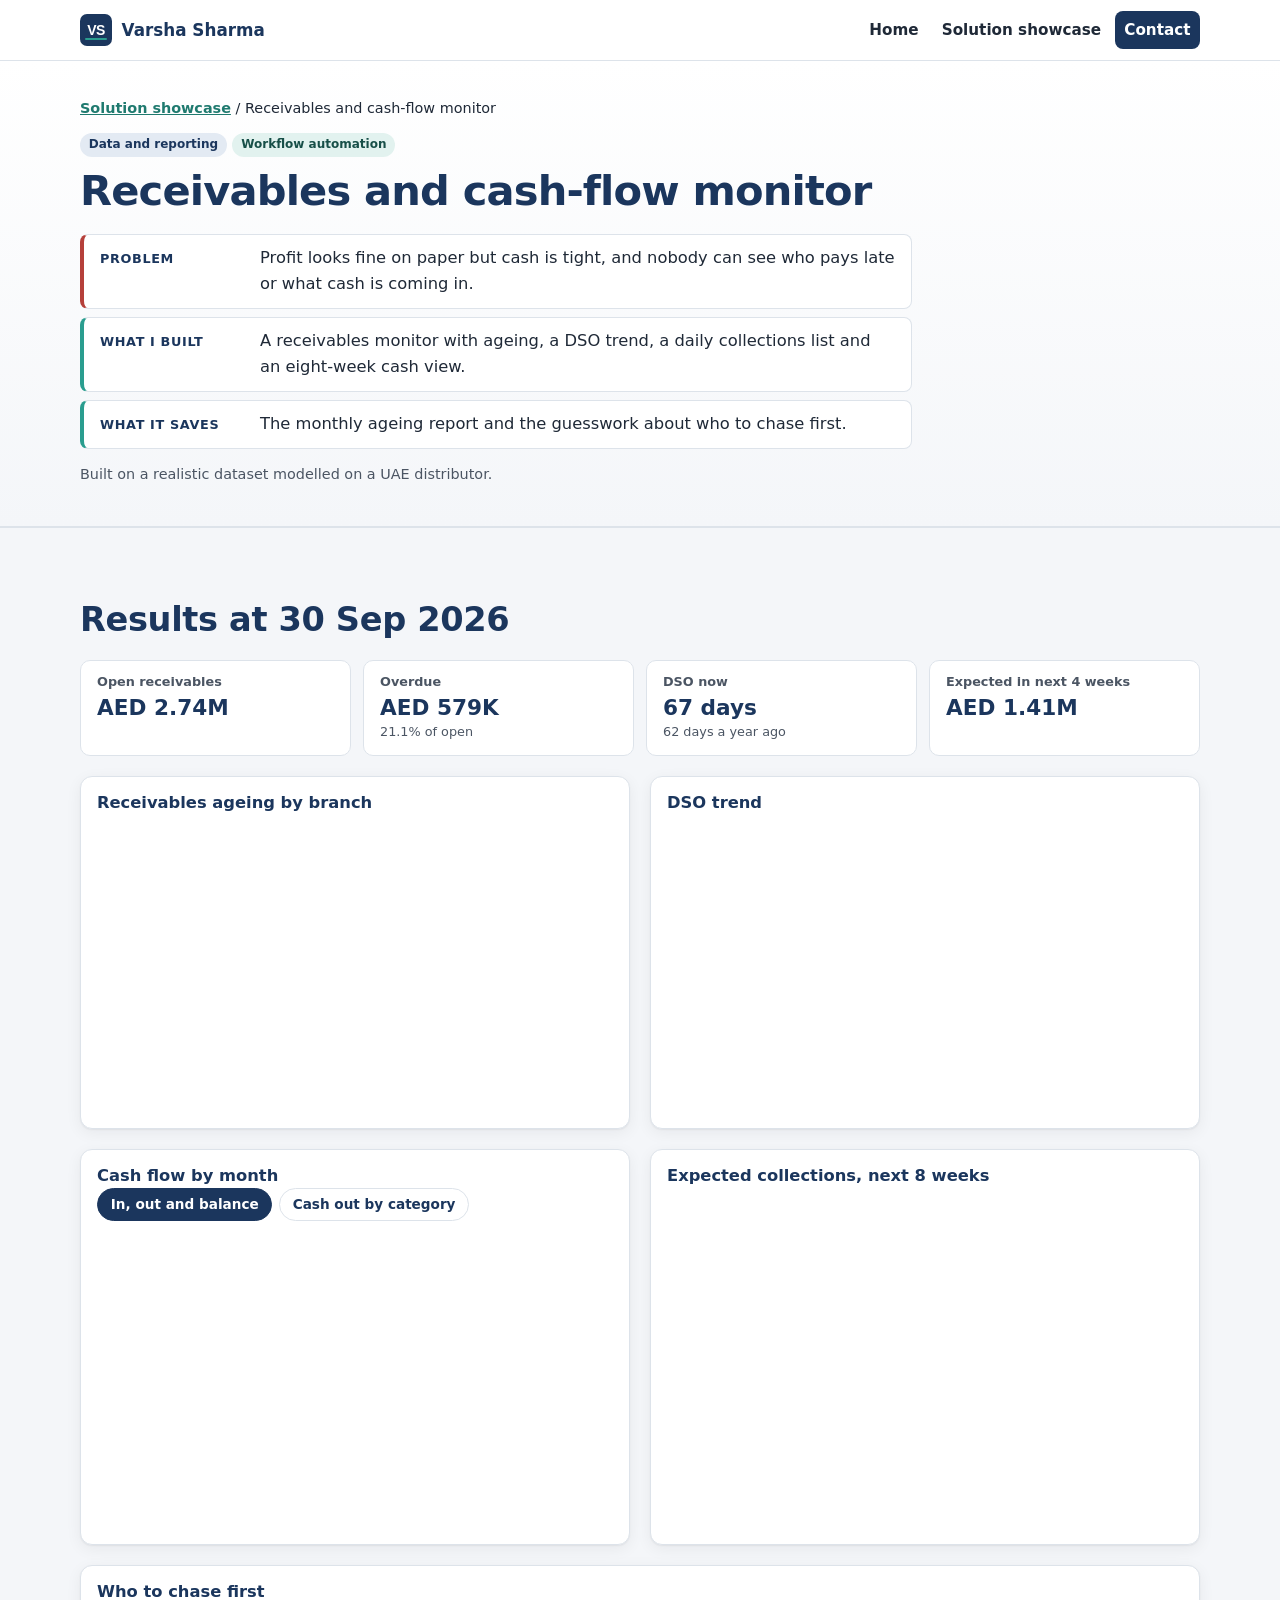
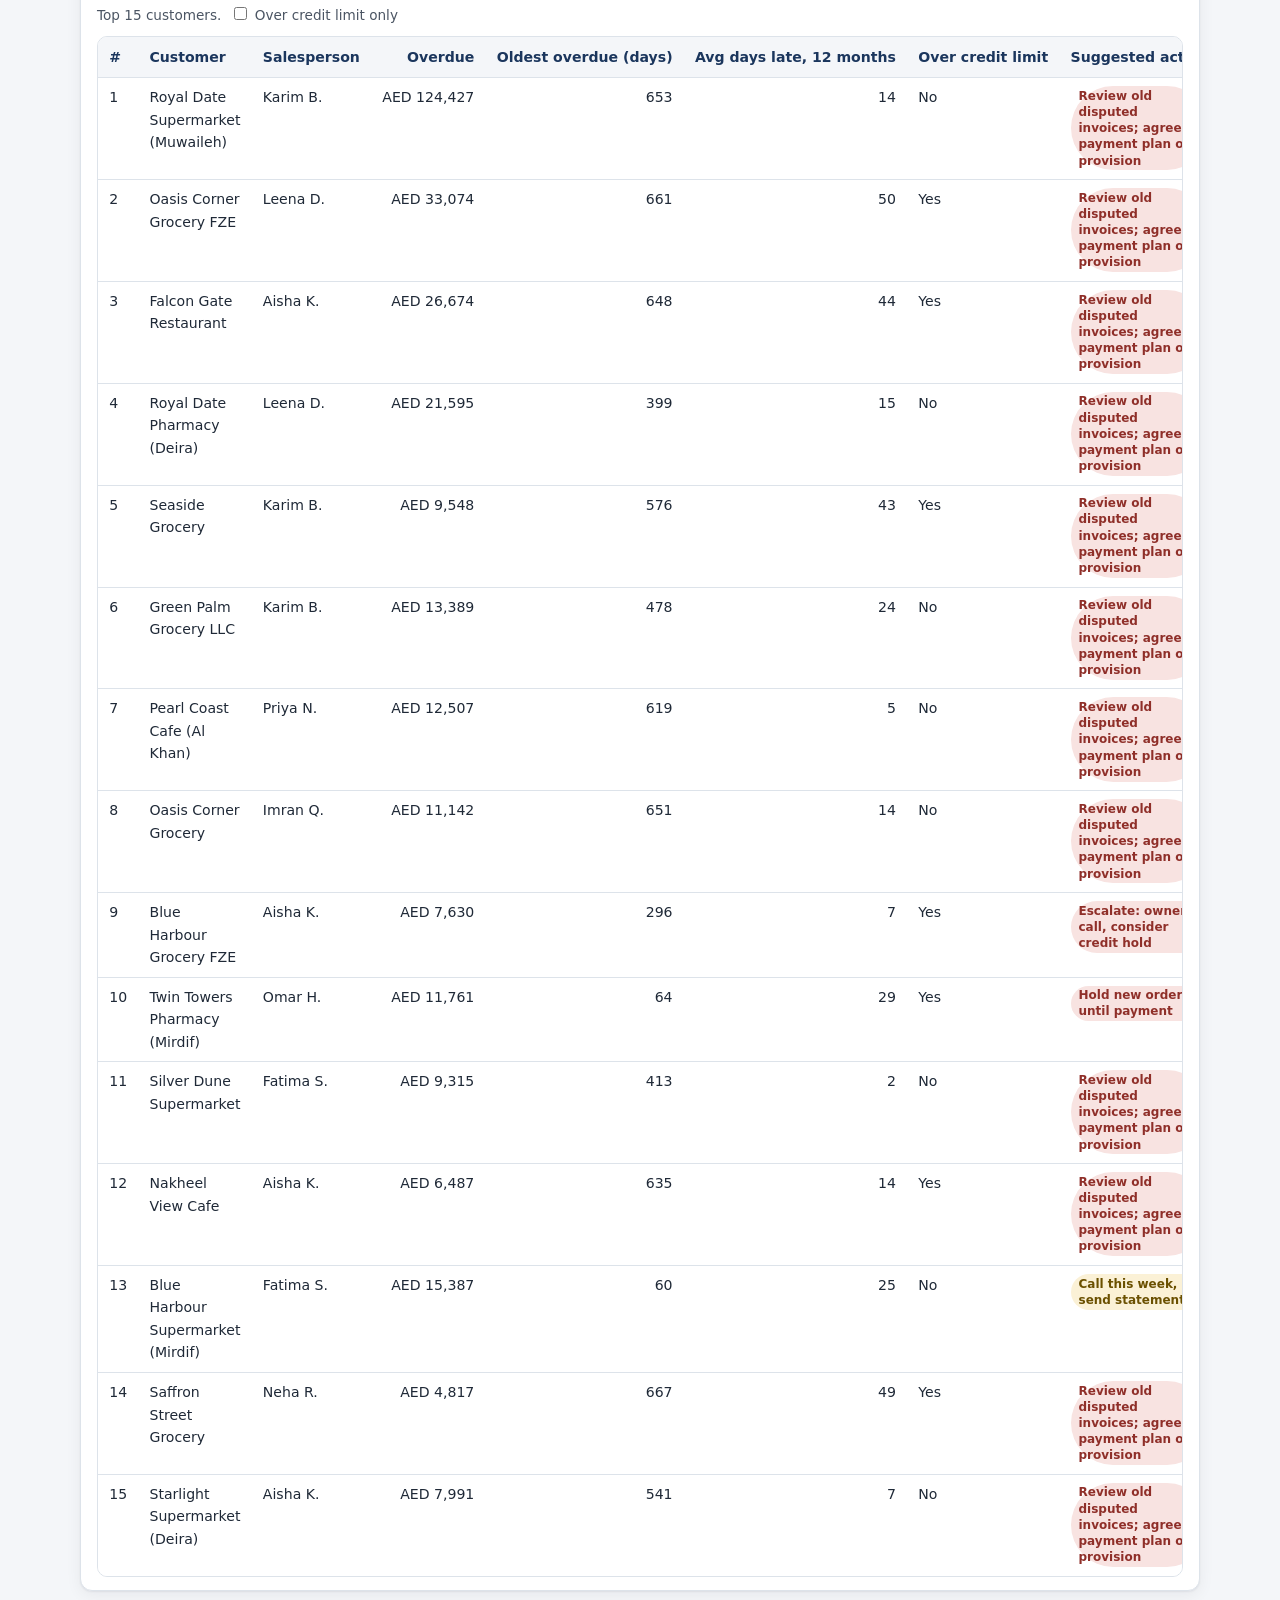
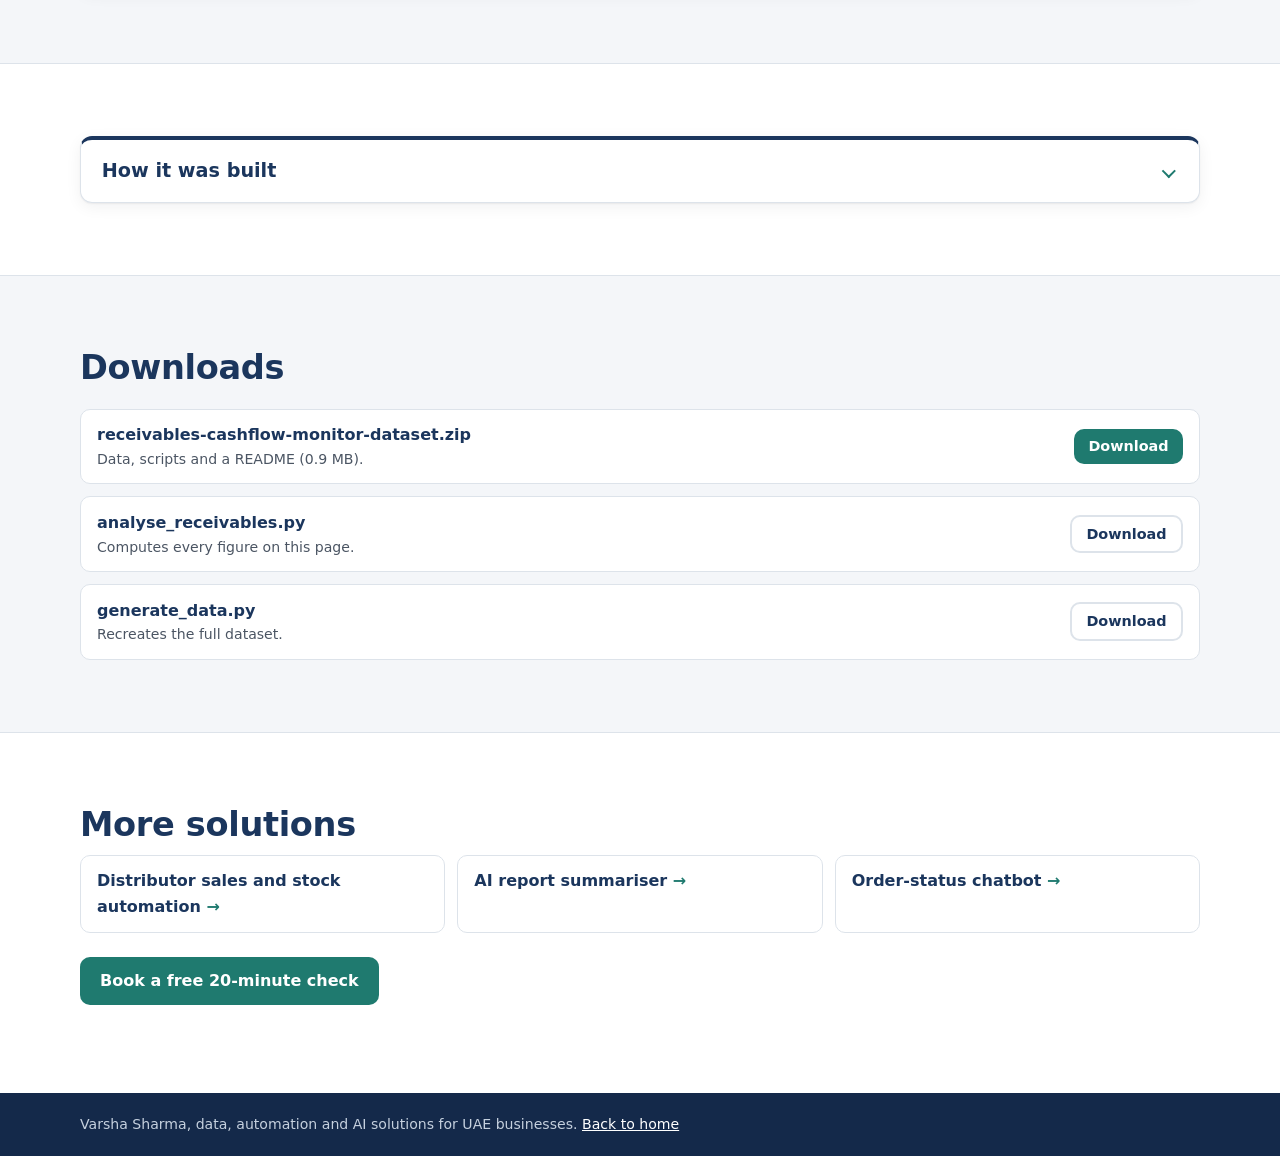
<file: receivables-cashflow-monitor/index.html>
<!doctype html>
<html lang="en">
<head>
<meta charset="utf-8">
<meta name="viewport" content="width=device-width, initial-scale=1">
<title>Receivables and cash-flow monitor | Solution showcase | Varsha Sharma</title>
<meta name="description" content="Solution showcase: receivables ageing, overdue alerts, DSO trend, a collections priority list and a cash-flow view.">
<meta name="theme-color" content="#1B365D">
<link rel="canonical" href="https://itsvarsha.github.io/receivables-cashflow-monitor/">
<meta property="og:type" content="article">
<meta property="og:site_name" content="Varsha Sharma">
<meta property="og:title" content="Receivables and cash-flow monitor | Solution showcase">
<meta property="og:description" content="Solution showcase: receivables ageing, overdue alerts, DSO trend, a collections priority list and a cash-flow view.">
<meta property="og:url" content="https://itsvarsha.github.io/receivables-cashflow-monitor/">
<meta property="og:image" content="https://itsvarsha.github.io/assets/og-image.jpg">
<link rel="icon" href="../assets/favicon.svg" type="image/svg+xml">
<link rel="stylesheet" href="../styles.css">
</head>
<body>
<a class="skip" href="#main">Skip to content</a>
<header class="site-header">
  <div class="wrap bar">
    <a class="brand" href="../index.html" aria-label="Varsha Sharma, home">
      <img src="../assets/favicon.svg" alt="" width="32" height="32">
      <span>Varsha Sharma</span>
    </a>
    <nav aria-label="Main">
      <ul>
        <li><a href="../index.html">Home</a></li>
        <li><a href="../index.html#projects">Solution showcase</a></li>
        <li><a class="nav-cta" href="../index.html#contact">Contact</a></li>
      </ul>
    </nav>
  </div>
</header>
<main id="main">
<section class="page-hero"><div class="wrap">
<p class="crumbs"><a href="../index.html#projects">Solution showcase</a> / Receivables and cash-flow monitor</p>
<div class="pillars"><span class="pillar p-data">Data and reporting</span><span class="pillar p-flow">Workflow automation</span></div>
<h1>Receivables and cash-flow monitor</h1>
<dl class="summary"><div><dt>Problem</dt><dd>Profit looks fine on paper but cash is tight, and nobody can see who pays late or what cash is coming in.</dd></div><div><dt>What I built</dt><dd>A receivables monitor with ageing, a DSO trend, a daily collections list and an eight-week cash view.</dd></div><div><dt>What it saves</dt><dd>The monthly ageing report and the guesswork about who to chase first.</dd></div></dl><p class="neutral-note">Built on a realistic dataset modelled on a UAE distributor.</p>
</div></section>

<section class="section alt" aria-labelledby="r-title"><div class="wrap stack">
<h2 id="r-title">Results at 30 Sep 2026</h2>
<div class="kpis"><div class="kpi"><div class="k-label">Open receivables</div><div class="k-value">AED 2.74M</div></div><div class="kpi"><div class="k-label">Overdue</div><div class="k-value">AED 579K</div><div class="k-note">21.1% of open</div></div><div class="kpi"><div class="k-label">DSO now</div><div class="k-value">67 days</div><div class="k-note">62 days a year ago</div></div><div class="kpi"><div class="k-label">Expected in next 4 weeks</div><div class="k-value">AED 1.41M</div></div></div>
<div class="chart-grid two">
<div class="chart-card"><h3>Receivables ageing by branch</h3><div class="chart-box"><canvas id="c-ageing" role="img" aria-label="Receivables ageing by branch chart"></canvas></div></div>
<div class="chart-card"><h3>DSO trend</h3><div class="chart-box"><canvas id="c-dso" role="img" aria-label="DSO trend chart"></canvas></div></div>
</div>
<div class="chart-grid two">
<div class="chart-card"><h3>Cash flow by month</h3><div class="chart-controls seg" id="seg-cash" role="group" aria-label="Chart view"><button type="button" data-value="flow" aria-pressed="true">In, out and balance</button><button type="button" data-value="mix" aria-pressed="false">Cash out by category</button></div><div class="chart-box"><canvas id="c-cash" role="img" aria-label="Cash flow by month chart"></canvas></div></div>
<div class="chart-card"><h3>Expected collections, next 8 weeks</h3><div class="chart-box"><canvas id="c-expected" role="img" aria-label="Expected collections, next 8 weeks chart"></canvas></div></div>
</div>
<div class="chart-card"><h3>Who to chase first</h3><p class="sub">Top 15 customers.
<label style="white-space:nowrap;margin-left:.3rem"><input type="checkbox" id="only-limit"> Over credit limit only</label></p>
<div class="table-wrap" id="t-priority"></div></div>
</div></section>
<section class="section" aria-label="How it was built"><div class="wrap"><details class="how"><summary>How it was built</summary><div class="how-body stack"><h3>The problem in detail</h3>
<div class="prose"><p>The business is profitable on paper but cash is often tight. The aged receivables report is exported once a month, the sales team does not see which customers are late, and nobody can say with confidence how much cash will come in over the next few weeks.</p>
<p>The owner wants to know who to chase first, whether collections are getting slower, and what the bank balance will look like after payroll and supplier payments.</p></div>
<h3>The data</h3>
<p>Three tables: customers with credit terms and limits, every invoice and credit note with its payment date, and the bank account movements.</p>
<div class="table-wrap"><table class="data"><thead><tr><th scope="col">Table</th><th scope="col" class="num">Rows</th><th scope="col">Contents and columns</th></tr></thead><tbody><tr><td><code>customers.csv</code></td><td class="num">450</td><td>Customer master with credit terms and limits.<br><span style="color:var(--muted);font-size:.82rem">customer_id, customer_name, channel, branch, emirate, credit_terms_days, salesperson, credit_limit</span></td></tr><tr><td><code>invoices.csv</code></td><td class="num">29,913</td><td>Invoice headers with 5% VAT, due date and payment date (blank if still open).<br><span style="color:var(--muted);font-size:.82rem">invoice_no, invoice_date, customer_id, branch, net_amount, vat_amount, amount_incl_vat, due_date, paid_date, paid_amount</span></td></tr><tr><td><code>bank_transactions.csv</code></td><td class="num">26,322</td><td>Bank movements: customer receipts, supplier payments, payroll, rent, VAT and others.<br><span style="color:var(--muted);font-size:.82rem">txn_id, txn_date, category, customer_id, reference, amount</span></td></tr><tr><td><strong>Total</strong></td><td class="num"><strong>56,685</strong></td><td>Generated by <code>generate_data.py</code> with a fixed seed (20261001), 24 months.</td></tr></tbody></table></div>
<h3>Approach</h3>
<div class="prose"><ol>
<li><strong>Receivables as at any date.</strong> An invoice is open on a date if it was issued on or before that date and not yet paid. This gives the AR balance for every month end, not only today.</li>
<li><strong>Ageing.</strong> Open amounts are grouped by days past the due date: not yet due, 1 to 30, 31 to 60, 61 to 90 and over 90 days.</li>
<li><strong>DSO trend.</strong> Days sales outstanding = open receivables divided by the last 90 days of credit sales, times 90, at each month end. It is shown against the average credit terms (about 50 days).</li>
<li><strong>Collections priority.</strong> Score = overdue amount, weighted up for the age of the oldest overdue invoice, for exceeding the credit limit and for a slow payment history over the last 12 months. Each customer gets a suggested action.</li>
<li><strong>Cash-flow view.</strong> Bank movements are grouped by category per month, with the closing balance. Expected collections for the next 8 weeks use each customer's own average lateness; a further AED 382K is expected after that.</li>
</ol>
<p>The rules are written in Python here (<code>analyse_receivables.py</code>); in a client build they become Power BI measures, with Power Automate sending the alerts.</p></div>
<h3>Results in detail</h3>
<div class="prose"><p>Open receivables include VAT, across 2,415 open invoices. 147 customers have overdue invoices; the top 10 hold 47.0% of the overdue amount. 39 customers are over their credit limit.</p>
<p><strong>Overdue alerts.</strong> 40 customers meet the alert rule (more than AED 5,000 over 60 days past due, or over the credit limit). In a live setup each salesperson gets a daily email or Teams message listing only their own customers, and new orders for customers over their limit are flagged before dispatch.</p></div>
<h3>How it would work in your business</h3>
<div class="two-col">
<div class="card"><h4>Tools</h4><ul class="list"><li>Power BI for ageing, DSO and the cash view</li><li>Power Automate for daily overdue alerts per salesperson and a weekly collections list in Teams</li><li>SharePoint or OneDrive for exports of invoices, receipts and the bank statement</li><li>Optional: Power Apps for logging collection calls and promised payment dates</li></ul></div>
<div class="card"><h4>What you provide</h4><ul class="list"><li>Exports of open and paid invoices, credit notes and customer receipts</li><li>Customer master with credit terms, limits and salesperson</li><li>Bank statement exports (CSV) and a list of recurring payments such as payroll and rent</li><li>Microsoft 365 with Power BI Pro licences</li><li>Agreement on the alert rules and who receives them</li></ul></div>
</div>
<div class="callout"><p><strong>Indicative effort:</strong> about 2 to 3 weeks of build after the diagnostic, depending on how payments are recorded and how many bank accounts are involved. The scope and a fixed price are confirmed after the paid reporting diagnostic. Nothing on this page is a client result.</p></div></div></details></div></section>
<section class="section alt" aria-labelledby="dl-title"><div class="wrap stack">
<h2 id="dl-title">Downloads</h2>
<div class="dl-list"><div class="dl-item"><div><div class="dl-name">receivables-cashflow-monitor-dataset.zip</div><div class="dl-desc">Data, scripts and a README (0.9 MB).</div></div><a class="btn btn-primary" href="downloads/receivables-cashflow-monitor-dataset.zip" download>Download</a></div><div class="dl-item"><div><div class="dl-name">analyse_receivables.py</div><div class="dl-desc">Computes every figure on this page.</div></div><a class="btn btn-ghost" href="scripts/analyse_receivables.py" download>Download</a></div><div class="dl-item"><div><div class="dl-name">generate_data.py</div><div class="dl-desc">Recreates the full dataset.</div></div><a class="btn btn-ghost" href="../shared/generate_data.py" download>Download</a></div></div>
</div></section>
<section class="section" aria-labelledby="more-title"><div class="wrap">
<h2 id="more-title">More solutions</h2>
<div class="other-projects"><a href="../distributor-sales-stock-automation/index.html">Distributor sales and stock automation <span aria-hidden="true">&rarr;</span></a><a href="../ai-report-summariser/index.html">AI report summariser <span aria-hidden="true">&rarr;</span></a><a href="../order-status-chatbot/index.html">Order-status chatbot <span aria-hidden="true">&rarr;</span></a></div>
<p style="margin-top:1.5rem"><a class="btn btn-primary" href="../index.html#contact">Book a free 20-minute check</a></p>
</div></section>
</main>
<footer class="site-footer">
  <div class="wrap foot">
    <p>Varsha Sharma, data, automation and AI solutions for UAE businesses. <a href="../index.html" style="color:#fff">Back to home</a></p>
  </div>
</footer>
<script src="../assets/vendor/chart.umd.min.js"></script>
<script src="../assets/js/charts-common.js"></script>
<script src="data.js"></script><script src="app.js"></script>
</body>
</html>
</file>
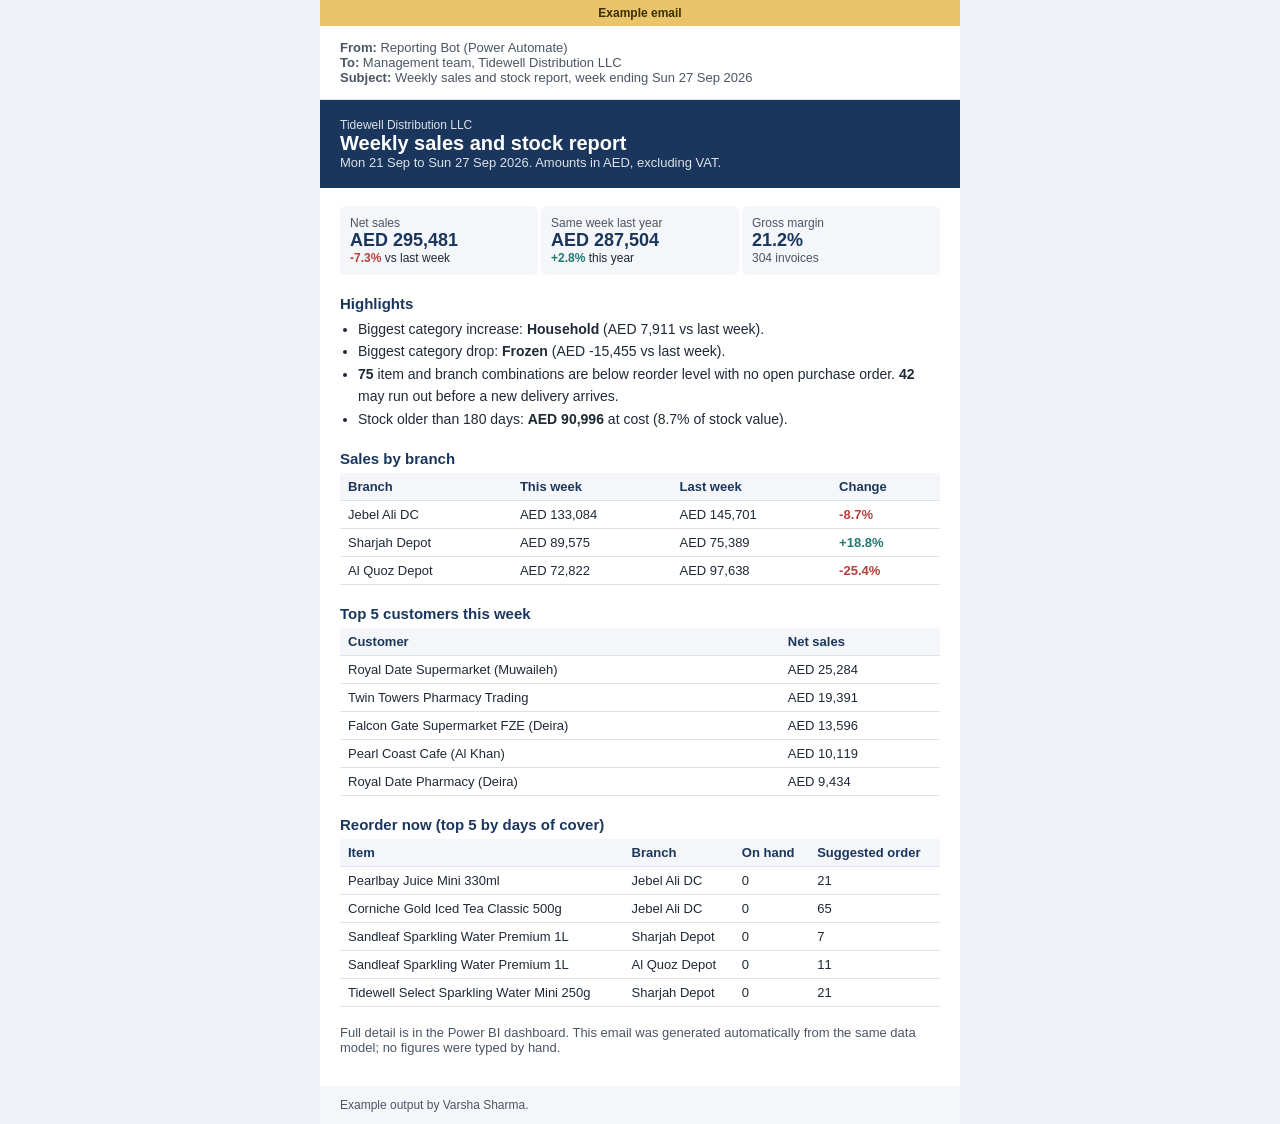
<file: distributor-sales-stock-automation/example-weekly-email.html>
<!doctype html><html lang="en"><head><meta charset="utf-8"><meta name="viewport" content="width=device-width, initial-scale=1"><title>Weekly sales and stock report (example)</title><meta name="robots" content="noindex"></head>
<body style="margin:0;background:#EEF1F5;font-family:Segoe UI,Arial,sans-serif;color:#1F2937">
<div style="max-width:640px;margin:0 auto;background:#fff">
<div style="background:#E9C46A;color:#3b2f00;font-size:12px;font-weight:700;text-align:center;padding:6px">Example email</div>
<div style="padding:14px 20px;border-bottom:1px solid #DDE3EA;font-size:13px;color:#4B5563">
<div><b>From:</b> Reporting Bot (Power Automate)</div><div><b>To:</b> Management team, Tidewell Distribution LLC</div>
<div><b>Subject:</b> Weekly sales and stock report, week ending Sun 27 Sep 2026</div></div>
<div style="background:#1B365D;color:#fff;padding:18px 20px"><div style="font-size:12px;opacity:.85">Tidewell Distribution LLC</div><div style="font-size:20px;font-weight:700">Weekly sales and stock report</div><div style="font-size:13px;opacity:.85">Mon 21 Sep to Sun 27 Sep 2026. Amounts in AED, excluding VAT.</div></div>
<div style="padding:18px 20px">
<table role="presentation" style="width:100%;border-collapse:collapse"><tr>
<td style="padding:10px;background:#F4F6F9;border-radius:6px;width:33%"><div style="font-size:12px;color:#4B5563">Net sales</div><div style="font-size:18px;font-weight:700;color:#1B365D">AED 295,481</div><div style="font-size:12px"><span style="color:#B5403A;font-weight:700">-7.3%</span> vs last week</div></td>
<td style="width:8px"></td>
<td style="padding:10px;background:#F4F6F9;border-radius:6px;width:33%"><div style="font-size:12px;color:#4B5563">Same week last year</div><div style="font-size:18px;font-weight:700;color:#1B365D">AED 287,504</div><div style="font-size:12px"><span style="color:#1f7a6f;font-weight:700">+2.8%</span> this year</div></td>
<td style="width:8px"></td>
<td style="padding:10px;background:#F4F6F9;border-radius:6px;width:33%"><div style="font-size:12px;color:#4B5563">Gross margin</div><div style="font-size:18px;font-weight:700;color:#1B365D">21.2%</div><div style="font-size:12px;color:#4B5563">304 invoices</div></td>
</tr></table>
<h2 style="font-size:15px;color:#1B365D;margin:20px 0 6px">Highlights</h2>
<ul style="margin:0;padding-left:18px;font-size:14px;line-height:1.6">
<li>Biggest category increase: <b>Household</b> (AED 7,911 vs last week).</li>
<li>Biggest category drop: <b>Frozen</b> (AED -15,455 vs last week).</li>
<li><b>75</b> item and branch combinations are below reorder level with no open purchase order. <b>42</b> may run out before a new delivery arrives.</li>
<li>Stock older than 180 days: <b>AED 90,996</b> at cost (8.7% of stock value).</li>
</ul>
<h2 style="font-size:15px;color:#1B365D;margin:20px 0 6px">Sales by branch</h2>
<table style="width:100%;border-collapse:collapse"><tr><th style="text-align:left;padding:6px 8px;border-bottom:1px solid #DDE3EA;font-size:13px;background:#F4F6F9;color:#1B365D;">Branch</th><th style="text-align:left;padding:6px 8px;border-bottom:1px solid #DDE3EA;font-size:13px;background:#F4F6F9;color:#1B365D;">This week</th><th style="text-align:left;padding:6px 8px;border-bottom:1px solid #DDE3EA;font-size:13px;background:#F4F6F9;color:#1B365D;">Last week</th><th style="text-align:left;padding:6px 8px;border-bottom:1px solid #DDE3EA;font-size:13px;background:#F4F6F9;color:#1B365D;">Change</th></tr><tr><td style="text-align:left;padding:6px 8px;border-bottom:1px solid #DDE3EA;font-size:13px;">Jebel Ali DC</td><td style="text-align:left;padding:6px 8px;border-bottom:1px solid #DDE3EA;font-size:13px;">AED 133,084</td><td style="text-align:left;padding:6px 8px;border-bottom:1px solid #DDE3EA;font-size:13px;">AED 145,701</td><td style="text-align:left;padding:6px 8px;border-bottom:1px solid #DDE3EA;font-size:13px;"><span style="color:#B5403A;font-weight:700">-8.7%</span></td></tr><tr><td style="text-align:left;padding:6px 8px;border-bottom:1px solid #DDE3EA;font-size:13px;">Sharjah Depot</td><td style="text-align:left;padding:6px 8px;border-bottom:1px solid #DDE3EA;font-size:13px;">AED 89,575</td><td style="text-align:left;padding:6px 8px;border-bottom:1px solid #DDE3EA;font-size:13px;">AED 75,389</td><td style="text-align:left;padding:6px 8px;border-bottom:1px solid #DDE3EA;font-size:13px;"><span style="color:#1f7a6f;font-weight:700">+18.8%</span></td></tr><tr><td style="text-align:left;padding:6px 8px;border-bottom:1px solid #DDE3EA;font-size:13px;">Al Quoz Depot</td><td style="text-align:left;padding:6px 8px;border-bottom:1px solid #DDE3EA;font-size:13px;">AED 72,822</td><td style="text-align:left;padding:6px 8px;border-bottom:1px solid #DDE3EA;font-size:13px;">AED 97,638</td><td style="text-align:left;padding:6px 8px;border-bottom:1px solid #DDE3EA;font-size:13px;"><span style="color:#B5403A;font-weight:700">-25.4%</span></td></tr></table>
<h2 style="font-size:15px;color:#1B365D;margin:20px 0 6px">Top 5 customers this week</h2>
<table style="width:100%;border-collapse:collapse"><tr><th style="text-align:left;padding:6px 8px;border-bottom:1px solid #DDE3EA;font-size:13px;background:#F4F6F9;color:#1B365D;">Customer</th><th style="text-align:left;padding:6px 8px;border-bottom:1px solid #DDE3EA;font-size:13px;background:#F4F6F9;color:#1B365D;">Net sales</th></tr><tr><td style="text-align:left;padding:6px 8px;border-bottom:1px solid #DDE3EA;font-size:13px;">Royal Date Supermarket (Muwaileh)</td><td style="text-align:left;padding:6px 8px;border-bottom:1px solid #DDE3EA;font-size:13px;">AED 25,284</td></tr><tr><td style="text-align:left;padding:6px 8px;border-bottom:1px solid #DDE3EA;font-size:13px;">Twin Towers Pharmacy Trading</td><td style="text-align:left;padding:6px 8px;border-bottom:1px solid #DDE3EA;font-size:13px;">AED 19,391</td></tr><tr><td style="text-align:left;padding:6px 8px;border-bottom:1px solid #DDE3EA;font-size:13px;">Falcon Gate Supermarket FZE (Deira)</td><td style="text-align:left;padding:6px 8px;border-bottom:1px solid #DDE3EA;font-size:13px;">AED 13,596</td></tr><tr><td style="text-align:left;padding:6px 8px;border-bottom:1px solid #DDE3EA;font-size:13px;">Pearl Coast Cafe (Al Khan)</td><td style="text-align:left;padding:6px 8px;border-bottom:1px solid #DDE3EA;font-size:13px;">AED 10,119</td></tr><tr><td style="text-align:left;padding:6px 8px;border-bottom:1px solid #DDE3EA;font-size:13px;">Royal Date Pharmacy (Deira)</td><td style="text-align:left;padding:6px 8px;border-bottom:1px solid #DDE3EA;font-size:13px;">AED 9,434</td></tr></table>
<h2 style="font-size:15px;color:#1B365D;margin:20px 0 6px">Reorder now (top 5 by days of cover)</h2>
<table style="width:100%;border-collapse:collapse"><tr><th style="text-align:left;padding:6px 8px;border-bottom:1px solid #DDE3EA;font-size:13px;background:#F4F6F9;color:#1B365D;">Item</th><th style="text-align:left;padding:6px 8px;border-bottom:1px solid #DDE3EA;font-size:13px;background:#F4F6F9;color:#1B365D;">Branch</th><th style="text-align:left;padding:6px 8px;border-bottom:1px solid #DDE3EA;font-size:13px;background:#F4F6F9;color:#1B365D;">On hand</th><th style="text-align:left;padding:6px 8px;border-bottom:1px solid #DDE3EA;font-size:13px;background:#F4F6F9;color:#1B365D;">Suggested order</th></tr><tr><td style="text-align:left;padding:6px 8px;border-bottom:1px solid #DDE3EA;font-size:13px;">Pearlbay Juice Mini 330ml</td><td style="text-align:left;padding:6px 8px;border-bottom:1px solid #DDE3EA;font-size:13px;">Jebel Ali DC</td><td style="text-align:left;padding:6px 8px;border-bottom:1px solid #DDE3EA;font-size:13px;">0</td><td style="text-align:left;padding:6px 8px;border-bottom:1px solid #DDE3EA;font-size:13px;">21</td></tr><tr><td style="text-align:left;padding:6px 8px;border-bottom:1px solid #DDE3EA;font-size:13px;">Corniche Gold Iced Tea Classic 500g</td><td style="text-align:left;padding:6px 8px;border-bottom:1px solid #DDE3EA;font-size:13px;">Jebel Ali DC</td><td style="text-align:left;padding:6px 8px;border-bottom:1px solid #DDE3EA;font-size:13px;">0</td><td style="text-align:left;padding:6px 8px;border-bottom:1px solid #DDE3EA;font-size:13px;">65</td></tr><tr><td style="text-align:left;padding:6px 8px;border-bottom:1px solid #DDE3EA;font-size:13px;">Sandleaf Sparkling Water Premium 1L</td><td style="text-align:left;padding:6px 8px;border-bottom:1px solid #DDE3EA;font-size:13px;">Sharjah Depot</td><td style="text-align:left;padding:6px 8px;border-bottom:1px solid #DDE3EA;font-size:13px;">0</td><td style="text-align:left;padding:6px 8px;border-bottom:1px solid #DDE3EA;font-size:13px;">7</td></tr><tr><td style="text-align:left;padding:6px 8px;border-bottom:1px solid #DDE3EA;font-size:13px;">Sandleaf Sparkling Water Premium 1L</td><td style="text-align:left;padding:6px 8px;border-bottom:1px solid #DDE3EA;font-size:13px;">Al Quoz Depot</td><td style="text-align:left;padding:6px 8px;border-bottom:1px solid #DDE3EA;font-size:13px;">0</td><td style="text-align:left;padding:6px 8px;border-bottom:1px solid #DDE3EA;font-size:13px;">11</td></tr><tr><td style="text-align:left;padding:6px 8px;border-bottom:1px solid #DDE3EA;font-size:13px;">Tidewell Select Sparkling Water Mini 250g</td><td style="text-align:left;padding:6px 8px;border-bottom:1px solid #DDE3EA;font-size:13px;">Sharjah Depot</td><td style="text-align:left;padding:6px 8px;border-bottom:1px solid #DDE3EA;font-size:13px;">0</td><td style="text-align:left;padding:6px 8px;border-bottom:1px solid #DDE3EA;font-size:13px;">21</td></tr></table>
<p style="font-size:13px;color:#4B5563;margin-top:18px">Full detail is in the Power BI dashboard. This email was generated automatically from the same data model; no figures were typed by hand.</p>
</div>
<div style="background:#F4F6F9;padding:12px 20px;font-size:12px;color:#4B5563">Example output by Varsha Sharma.</div>
</div></body></html>
</file>
<file: styles.css>
:root{--navy:#1B365D;--navy-2:#14294a;--teal:#2A9D8F;--teal-d:#1f7a6f;--sand:#E9C46A;--ink:#1F2937;--muted:#4B5563;--line:#DDE3EA;--bg:#F4F6F9;--red:#B5403A;--r:12px;--shadow:0 1px 2px rgba(16,24,40,.06),0 4px 16px rgba(16,24,40,.06)}
*,*::before,*::after{box-sizing:border-box}
html{scroll-behavior:smooth;-webkit-text-size-adjust:100%}
body{margin:0;font-family:"Segoe UI",system-ui,-apple-system,Roboto,"Helvetica Neue",Arial,sans-serif;color:var(--ink);background:#fff;font-size:1rem;line-height:1.6}
img{max-width:100%;height:auto;display:block}
a{color:var(--teal-d)}
h1,h2,h3{color:var(--navy);line-height:1.2;margin:0 0 .6rem}
h1{font-size:clamp(1.9rem,6vw,3rem);letter-spacing:-.02em}
h2{font-size:clamp(1.5rem,4vw,2.1rem);letter-spacing:-.01em}
h3{font-size:1.15rem}
p{margin:0 0 1rem}
ul,ol{margin:0;padding:0;list-style:none}
.wrap{width:100%;max-width:1160px;margin:0 auto;padding:0 1.25rem}
.skip{position:absolute;left:-999px;top:0;background:var(--navy);color:#fff;padding:.5rem 1rem;z-index:100}
.skip:focus{left:1rem}
:focus-visible{outline:3px solid var(--sand);outline-offset:2px}

/* header */
.site-header{position:sticky;top:0;z-index:50;background:rgba(255,255,255,.96);border-bottom:1px solid var(--line);backdrop-filter:saturate(1.5) blur(6px)}
.bar{display:flex;align-items:center;justify-content:space-between;gap:1rem;min-height:60px;flex-wrap:wrap}
.brand{display:flex;align-items:center;gap:.6rem;text-decoration:none;color:var(--navy);font-weight:700;font-size:1.05rem}
.site-header nav ul{display:flex;gap:.25rem;align-items:center}
.site-header nav a{display:block;padding:.45rem .6rem;text-decoration:none;color:var(--ink);font-weight:600;font-size:.95rem;border-radius:8px}
.site-header nav a:hover{background:var(--bg)}
.site-header nav li:not(:last-child){display:none}
.site-header nav .nav-cta{background:var(--navy);color:#fff}
.site-header nav .nav-cta:hover{background:var(--navy-2)}

/* buttons */
.btn{display:inline-block;text-decoration:none;font-weight:700;padding:.85rem 1.25rem;border-radius:10px;text-align:center;line-height:1.3;transition:background .15s}
.btn-primary{background:var(--teal-d);color:#fff}
.btn-primary:hover{background:#18665c}
.btn-ghost{color:var(--navy);border:2px solid var(--line);background:#fff}
.btn-ghost:hover{border-color:var(--navy)}

/* hero */
.hero{background:linear-gradient(180deg,#fff 0%,var(--bg) 100%);padding:2.5rem 0 3rem;border-bottom:1px solid var(--line)}
.hero-grid{display:grid;gap:2rem;align-items:center}
.hero-name{font-size:1.25rem;font-weight:700;color:var(--navy);margin:0 0 .35rem}
.eyebrow{display:block;font-size:.85rem;font-weight:700;color:var(--teal-d);text-transform:uppercase;letter-spacing:.06em;margin-bottom:.8rem}
.eyebrow .loc{display:block;color:var(--muted);margin-top:.15rem}
.lead{font-size:1.15rem;color:var(--muted);max-width:38rem}
.actions{display:flex;flex-direction:column;gap:.75rem;margin:1.5rem 0 1rem}
.hero-note{font-size:.95rem;color:var(--muted);margin:0}
.hero-shot{margin:0;background:#fff;border:1px solid var(--line);border-radius:var(--r);box-shadow:var(--shadow);overflow:hidden}
.hero-shot figcaption{padding:.55rem .8rem;border-top:1px solid var(--line)}

/* tag */
.tag{display:inline-block;background:var(--sand);color:#3b2f00;font-weight:700;font-size:.72rem;padding:.15rem .5rem;border-radius:4px;letter-spacing:.04em;text-transform:uppercase;margin-right:.5rem;vertical-align:middle}

/* sections */
.section{padding:3.5rem 0}
.section.alt{background:var(--bg);border-top:1px solid var(--line);border-bottom:1px solid var(--line)}
.section-lead{font-size:1.08rem;color:var(--muted);max-width:46rem;margin-bottom:2rem}
.two-col{display:grid;gap:1.25rem}
.card{background:#fff;border:1px solid var(--line);border-radius:var(--r);padding:1.4rem 1.4rem 1.2rem;box-shadow:var(--shadow)}
.card-problem{border-top:4px solid var(--red)}
.card-solution{border-top:4px solid var(--teal)}
.list li{position:relative;padding-left:1.4rem;margin-bottom:.6rem}
.list li::before{content:"";position:absolute;left:0;top:.55em;width:.6rem;height:.6rem;border-radius:50%;background:var(--teal)}
.list-x li::before{background:var(--red);border-radius:2px}
.mt{margin-top:1.4rem}

/* gallery */
.gallery{display:grid;gap:1.25rem}
.gallery figure{margin:0;background:#fff;border:1px solid var(--line);border-radius:var(--r);overflow:hidden;box-shadow:var(--shadow);height:100%}
.gallery a.zoom{display:block;cursor:zoom-in;border-bottom:1px solid var(--line)}
.gallery a.zoom img{transition:opacity .15s}
.gallery a.zoom:hover img{opacity:.9}
.gallery figcaption{padding:.8rem 1rem 1rem;font-size:.95rem;color:var(--muted)}
.gallery figcaption .tag{display:table;margin:0 0 .45rem}
.gallery figcaption strong{color:var(--navy)}
.gallery-note{display:flex}
.gallery-note>div{background:var(--navy);color:#DCE4EE;border-radius:var(--r);padding:1.5rem;display:flex;flex-direction:column;justify-content:center;width:100%}
.gallery-note h3{color:#fff}
.gallery-note .btn{align-self:flex-start;margin-top:.25rem}

/* steps */
.steps{display:grid;gap:1.25rem;counter-reset:s}
.step{background:var(--bg);border-top:4px solid var(--teal);border-radius:0 0 var(--r) var(--r);padding:1.3rem 1.3rem 1rem}
.step:first-child{border-top-color:var(--sand)}
.step-n{display:block;font-size:.8rem;font-weight:700;color:var(--teal-d);text-transform:uppercase;letter-spacing:.06em;margin-bottom:.3rem}
.step p{color:var(--muted);font-size:.98rem}

/* ai add-ons */
.ai-grid{display:grid;gap:1.25rem}
.ai-card{border-top:4px solid var(--navy);display:flex;flex-direction:column}
.ai-card p{color:var(--muted);font-size:.98rem}
.ai-icon{display:inline-flex;align-items:center;justify-content:center;width:44px;height:44px;border-radius:10px;background:#E7F4F2;color:var(--teal-d);margin-bottom:.8rem}
.ai-note{margin-top:auto;font-size:.88rem!important;border-top:1px solid var(--line);padding-top:.6rem;margin-bottom:0}
.ai-foot{margin:1.25rem 0 0;font-size:.92rem;color:var(--muted)}

/* about */
.about-grid{display:grid;gap:1.5rem;align-items:start}
.about-grid p{font-size:1.05rem}
.chips{display:flex;flex-wrap:wrap;gap:.5rem}
.chips li{background:#E7F4F2;color:#174f48;font-weight:600;font-size:.92rem;padding:.35rem .75rem;border-radius:999px;border:1px solid #c5e5e0}

/* contact */
.contact{background:var(--navy);color:#DCE4EE}
.contact h2{color:#fff}
.contact .section-lead{color:#DCE4EE}
.contact-list{display:grid;gap:1rem}
.contact-card{display:flex;flex-direction:column;gap:.15rem;text-decoration:none;background:rgba(255,255,255,.07);border:1px solid rgba(255,255,255,.18);border-radius:var(--r);padding:1rem 1.2rem;color:#fff;transition:background .15s}
.contact-card:hover{background:rgba(255,255,255,.14)}
.c-label{font-size:.8rem;font-weight:700;color:var(--sand);text-transform:uppercase;letter-spacing:.06em}
.c-value{font-size:1.1rem;font-weight:600;word-break:break-word}

/* footer */
.site-footer{background:var(--navy-2);color:#C5D0DE;font-size:.88rem;padding:1.25rem 0}
.foot{display:flex;flex-direction:column;gap:.25rem}
.foot p{margin:0}

/* lightbox */
dialog{border:0;padding:0;border-radius:var(--r);max-width:min(96vw,1600px);width:96vw;background:#fff;box-shadow:0 20px 60px rgba(0,0,0,.4)}
dialog::backdrop{background:rgba(10,20,40,.8)}
dialog img{width:100%}
#lb-cap{margin:0;padding:.6rem 1rem;font-weight:600;color:var(--navy)}
.lb-close{position:absolute;top:.5rem;right:.5rem;width:2.5rem;height:2.5rem;border-radius:50%;border:0;background:var(--navy);color:#fff;font-size:1.6rem;line-height:1;cursor:pointer}

/* tablet */
@media (min-width:640px){
  .actions{flex-direction:row;flex-wrap:wrap}
  .gallery{grid-template-columns:1fr 1fr}
  .steps{grid-template-columns:1fr 1fr}
  .contact-list{grid-template-columns:repeat(3,1fr)}
  .foot{flex-direction:row;justify-content:space-between}
}
@media (min-width:860px){
  .site-header nav li:not(:last-child){display:block}
  .two-col{grid-template-columns:1fr 1fr}
  .about-grid{grid-template-columns:1.1fr 1fr;gap:2.5rem}
}
@media (min-width:960px){
  .hero{padding:4rem 0 4.5rem}
  .hero-grid{grid-template-columns:1.05fr 1fr;gap:3rem}
  .gallery{grid-template-columns:repeat(3,1fr)}
  .ai-grid{grid-template-columns:repeat(3,1fr)}
  .steps{grid-template-columns:repeat(4,1fr)}
  .section{padding:4.5rem 0}
}
@media (prefers-reduced-motion:reduce){html{scroll-behavior:auto}*{transition:none!important}}

/* ================= solution showcase (main page cards) ================= */
.proj-grid{display:grid;gap:1.25rem}
.proj-card{display:flex;flex-direction:column;text-decoration:none;color:inherit;background:#fff;border:1px solid var(--line);border-radius:var(--r);box-shadow:var(--shadow);padding:1.3rem 1.3rem 1.1rem;border-top:4px solid var(--teal);transition:transform .15s,box-shadow .15s}
.proj-card:hover{transform:translateY(-2px);box-shadow:0 2px 4px rgba(16,24,40,.08),0 10px 24px rgba(16,24,40,.10)}
.proj-card h3{margin-bottom:.4rem}
.proj-card p{color:var(--muted);font-size:.97rem;margin-bottom:.8rem}
.proj-card .tag{align-self:flex-start;margin-bottom:.7rem}
.proj-meta{margin-top:auto;font-size:.85rem;color:var(--muted);border-top:1px solid var(--line);padding-top:.6rem}
.proj-link{display:block;margin-top:.5rem;font-weight:700;color:var(--teal-d)}
@media (min-width:640px){.proj-grid{grid-template-columns:1fr 1fr}}
@media (min-width:1100px){.proj-grid{grid-template-columns:repeat(4,1fr)}}

/* ================= project pages ================= */
.crumbs{font-size:.9rem;margin-bottom:.8rem}
.crumbs a{color:var(--teal-d);font-weight:600}
.page-hero{background:linear-gradient(180deg,#fff 0%,var(--bg) 100%);padding:2.25rem 0 2.5rem;border-bottom:1px solid var(--line)}
.page-hero h1{font-size:clamp(1.7rem,5vw,2.6rem)}
.page-hero .lead{max-width:46rem}
.page-hero .tag{font-size:.8rem;padding:.25rem .6rem;margin-bottom:.8rem}
.kpis{display:grid;grid-template-columns:repeat(2,1fr);gap:.75rem;margin:1.5rem 0 0}
.kpi{background:#fff;border:1px solid var(--line);border-radius:10px;padding:.8rem 1rem}
.kpi .k-label{font-size:.8rem;color:var(--muted);font-weight:600;line-height:1.3}
.kpi .k-value{font-size:1.35rem;font-weight:700;color:var(--navy);line-height:1.3;margin-top:.2rem}
.kpi .k-note{font-size:.8rem;color:var(--muted)}
.chart-grid{display:grid;gap:1.25rem}
.chart-card{background:#fff;border:1px solid var(--line);border-radius:var(--r);box-shadow:var(--shadow);padding:1rem 1rem .8rem;min-width:0}
.chart-card h3{font-size:1.02rem;margin-bottom:.15rem}
.chart-card .sub{font-size:.85rem;color:var(--muted);margin-bottom:.6rem}
.chart-box{position:relative;height:280px}
.chart-box.tall{height:340px}
.chart-controls{display:flex;flex-wrap:wrap;gap:.4rem;margin-bottom:.6rem}
.chip-btn,.seg button{font:inherit;font-size:.85rem;font-weight:600;border:1px solid var(--line);background:#fff;color:var(--navy);border-radius:999px;padding:.3rem .8rem;cursor:pointer}
.chip-btn:hover{border-color:var(--navy)}
.seg button[aria-pressed="true"]{background:var(--navy);color:#fff;border-color:var(--navy)}
select.inline{font:inherit;font-size:.9rem;padding:.35rem .6rem;border:1px solid var(--line);border-radius:8px;background:#fff;color:var(--ink)}
.table-wrap{overflow-x:auto;-webkit-overflow-scrolling:touch;border:1px solid var(--line);border-radius:10px;background:#fff}
table.data{width:100%;border-collapse:collapse;font-size:.88rem}
table.data th{background:var(--bg);color:var(--navy);text-align:left;font-weight:700;padding:.55rem .7rem;border-bottom:1px solid var(--line);white-space:nowrap}
table.data td{padding:.5rem .7rem;border-bottom:1px solid var(--line);vertical-align:top}
table.data tr:last-child td{border-bottom:0}
table.data td.num,table.data th.num{text-align:right;white-space:nowrap}
table.data code{font-size:.82rem;background:var(--bg);padding:.05rem .3rem;border-radius:4px}
.pill{display:inline-block;font-size:.75rem;font-weight:700;padding:.1rem .5rem;border-radius:999px;white-space:nowrap}
.pill.red{background:#F8E3E1;color:#8f2f29}.pill.amber{background:#FBF1D6;color:#6b5000}.pill.green{background:#E2F2EF;color:#174f48}
.prose{max-width:48rem}
.prose p,.prose li{font-size:1.02rem}
.prose ol{list-style:decimal;padding-left:1.3rem}
.prose ol li{margin-bottom:.5rem}
.stack>*+*{margin-top:1.25rem}
.callout{background:#fff;border:1px solid var(--line);border-left:4px solid var(--sand);border-radius:8px;padding:1rem 1.2rem;font-size:.97rem}
.callout p:last-child{margin-bottom:0}
.dl-list{display:grid;gap:.75rem}
.dl-item{display:flex;flex-wrap:wrap;align-items:center;justify-content:space-between;gap:.5rem 1rem;background:#fff;border:1px solid var(--line);border-radius:10px;padding:.8rem 1rem}
.dl-item .dl-name{font-weight:700;color:var(--navy)}
.dl-item .dl-desc{font-size:.88rem;color:var(--muted)}
.dl-item .btn{padding:.5rem .9rem;font-size:.9rem}
.email-frame{width:100%;height:880px;border:1px solid var(--line);border-radius:var(--r);background:#EEF1F5;box-shadow:var(--shadow)}
.flow{display:grid;gap:.6rem;counter-reset:f}
.flow li{position:relative;background:#fff;border:1px solid var(--line);border-radius:10px;padding:.7rem .9rem .7rem 3rem;font-size:.97rem}
.flow li::before{counter-increment:f;content:counter(f);position:absolute;left:.8rem;top:.7rem;width:1.6rem;height:1.6rem;border-radius:50%;background:var(--navy);color:#fff;font-weight:700;font-size:.85rem;display:flex;align-items:center;justify-content:center}
.narr{background:#fff;border:1px solid var(--line);border-radius:var(--r);box-shadow:var(--shadow);padding:1.2rem 1.3rem;border-top:4px solid var(--teal)}
.narr h3{margin-bottom:.5rem}
.narr p{font-size:1rem}
.narr .watch{background:#FBF6E6;border-radius:8px;padding:.7rem .9rem;margin-top:.6rem}
.narr .watch strong{color:#6b5000;font-size:.82rem;text-transform:uppercase;letter-spacing:.05em}
.narr .watch ul{margin-top:.3rem}
.narr .watch li{font-size:.95rem;margin-bottom:.3rem;padding-left:1rem;position:relative}
.narr .watch li::before{content:"";position:absolute;left:0;top:.6em;width:.45rem;height:.45rem;border-radius:50%;background:#C99A1E}
.narr .kline{font-size:.82rem;color:var(--muted);margin-top:.6rem}
.other-projects{display:grid;gap:.75rem}
.other-projects a{display:block;background:#fff;border:1px solid var(--line);border-radius:10px;padding:.8rem 1rem;text-decoration:none;font-weight:700;color:var(--navy)}
.other-projects a:hover{border-color:var(--navy)}
.other-projects span{display:block;font-weight:400;font-size:.88rem;color:var(--muted)}

/* chatbot */
.chat{background:#fff;border:1px solid var(--line);border-radius:var(--r);box-shadow:var(--shadow);display:flex;flex-direction:column;max-width:760px}
.chat-head{background:var(--navy);color:#fff;padding:.8rem 1rem;border-radius:var(--r) var(--r) 0 0;display:flex;justify-content:space-between;align-items:center;gap:.5rem;flex-wrap:wrap}
.chat-head strong{font-size:1rem}
.chat-head span{font-size:.8rem;opacity:.85}
.chat-log{height:380px;overflow-y:auto;padding:1rem;display:flex;flex-direction:column;gap:.6rem;background:#F7F9FB}
.msg{max-width:85%;padding:.6rem .85rem;border-radius:14px;font-size:.95rem;line-height:1.45;white-space:pre-line}
.msg.bot{background:#fff;border:1px solid var(--line);align-self:flex-start;border-bottom-left-radius:4px}
.msg.user{background:var(--teal-d);color:#fff;align-self:flex-end;border-bottom-right-radius:4px}
.chat-form{display:flex;gap:.5rem;padding:.75rem;border-top:1px solid var(--line)}
.chat-form input{flex:1;min-width:0;font:inherit;padding:.6rem .8rem;border:1px solid var(--line);border-radius:10px}
.chat-form button{font:inherit;font-weight:700;background:var(--navy);color:#fff;border:0;border-radius:10px;padding:.6rem 1rem;cursor:pointer}
.chat-chips{display:flex;flex-wrap:wrap;gap:.4rem;padding:0 .75rem .8rem}
.chip-label{font-size:.8rem;font-weight:700;color:var(--muted);width:100%;margin-top:.2rem}

@media (min-width:640px){
  .kpis{grid-template-columns:repeat(3,1fr)}
  .other-projects{grid-template-columns:repeat(3,1fr)}
}
@media (min-width:960px){
  .kpis{grid-template-columns:repeat(4,1fr)}
  .chart-grid.two{grid-template-columns:1fr 1fr}
  .chart-box{height:300px}
  .chart-box.tall{height:360px}
}
@media (max-width:639px){.email-frame{height:760px}.chat-log{height:340px}}

/* service pillars */
.pillar-grid{display:grid;gap:1.25rem}
.pillar-card{display:flex;flex-direction:column}
.pillar-card>p{color:var(--muted)}
.pillar-card .list li{font-size:.97rem}
.pc-data{border-top:4px solid var(--navy)}
.pc-flow{border-top:4px solid var(--teal)}
.pc-ai{border-top:4px solid #7B5EA7}
.pc-ai .ai-icon{background:#EFE8F6;color:#5a3f86}
.pc-data .ai-icon{background:#E3EAF3;color:var(--navy)}
.pillars{display:flex;flex-wrap:wrap;gap:.35rem;margin-bottom:.6rem}
.pillar{display:inline-block;font-size:.75rem;font-weight:700;padding:.15rem .55rem;border-radius:999px}
.p-data{background:#E3EAF3;color:#1B365D}
.p-flow{background:#E2F2EF;color:#174f48}
.p-ai{background:#EFE8F6;color:#4f3a6b}
@media (min-width:960px){.pillar-grid{grid-template-columns:repeat(3,1fr)}}
.proj-grid>li{display:flex}
.proj-card{flex:1}
.hero-pillars{margin:0}
.hero-pillars .pillar{font-size:.8rem;padding:.25rem .65rem}
.pillar-ex{font-size:.95rem;color:var(--ink)!important;background:var(--bg);border-radius:8px;padding:.6rem .8rem}
.delivered{display:grid;gap:.75rem;counter-reset:d}
.delivered li{position:relative;background:#fff;border:1px solid var(--line);border-left:4px solid var(--teal);border-radius:8px;padding:.85rem 1rem .85rem 1.1rem;font-size:1rem;box-shadow:var(--shadow)}
.edu{color:var(--muted)}
@media (min-width:860px){.delivered{grid-template-columns:1fr 1fr}}
.hero-note{margin:0 0 .6rem;font-weight:600;color:var(--navy)}
.contact-loc{color:#fff;font-weight:600;margin:-1rem 0 1.5rem}
table.data td .pill{white-space:normal;line-height:1.35}
.section:not(.alt):not(.contact)+.section:not(.alt):not(.contact){border-top:1px solid var(--line)}

/* ================= simplified project pages ================= */
.summary{display:grid;gap:.5rem;max-width:52rem;margin:1.1rem 0 0}
.summary>div{display:grid;grid-template-columns:9rem 1fr;gap:1rem;align-items:baseline;background:#fff;border:1px solid var(--line);border-left:4px solid var(--teal);border-radius:8px;padding:.65rem 1rem}
.summary>div:first-child{border-left-color:var(--red)}
.summary dt{font-size:.8rem;font-weight:700;color:var(--navy);text-transform:uppercase;letter-spacing:.05em}
.summary dd{margin:0;font-size:1.02rem;color:var(--ink)}
.neutral-note{font-size:.9rem;color:var(--muted);margin:.9rem 0 0}
.email-cta{display:flex;flex-wrap:wrap;align-items:center;justify-content:space-between;gap:.75rem 1rem;background:#fff;border:1px solid var(--line);border-left:4px solid var(--sand);border-radius:10px;padding:.9rem 1.1rem}
.email-cta p{margin:0}
.email-cta .btn{padding:.55rem 1rem;font-size:.92rem}
details.how{background:#fff;border:1px solid var(--line);border-radius:var(--r);box-shadow:var(--shadow);border-top:4px solid var(--navy)}
details.how>summary{cursor:pointer;list-style:none;display:flex;align-items:center;justify-content:space-between;gap:1rem;padding:1rem 1.3rem;font-size:1.2rem;font-weight:700;color:var(--navy);border-radius:var(--r)}
details.how>summary::-webkit-details-marker{display:none}
details.how>summary::after{content:"";flex:none;width:.6rem;height:.6rem;border-right:2.5px solid var(--teal-d);border-bottom:2.5px solid var(--teal-d);transform:rotate(45deg);margin-right:.3rem;transition:transform .15s}
details.how[open]>summary::after{transform:rotate(-135deg)}
details.how>summary:hover{background:var(--bg)}
.how-body{padding:1.2rem 1.3rem 1.4rem;border-top:1px solid var(--line)}
.how-body>h3{margin-top:1.6rem}
.how-body>h3:first-child{margin-top:0}
.how-body h4{color:var(--navy);margin:0 0 .6rem;font-size:1rem}
.how-body .kpis{margin-top:0}
/* main page cards */
.proj-card .proj-line{position:relative;padding-left:1.2rem;color:var(--muted);font-size:.97rem;margin-bottom:.5rem}
.proj-card .proj-line::before{content:"";position:absolute;left:0;top:.5em;width:.55rem;height:.55rem;border-radius:2px;background:var(--red)}
.proj-card .proj-line.res{color:var(--ink);font-weight:600;margin-bottom:1rem}
.proj-card .proj-line.res::before{border-radius:50%;background:var(--teal)}
.proj-btn{margin-top:auto;align-self:flex-start;padding:.6rem 1.05rem;font-size:.92rem}
.proj-card:hover .proj-btn{background:#18665c}
@media (max-width:639px){.summary>div{grid-template-columns:1fr;gap:.1rem}.how-body{padding:1rem}details.how>summary{padding:.9rem 1rem}}
.other-projects a span[aria-hidden="true"]{display:inline;font-weight:700;color:var(--teal-d);font-size:1rem}
</file>
